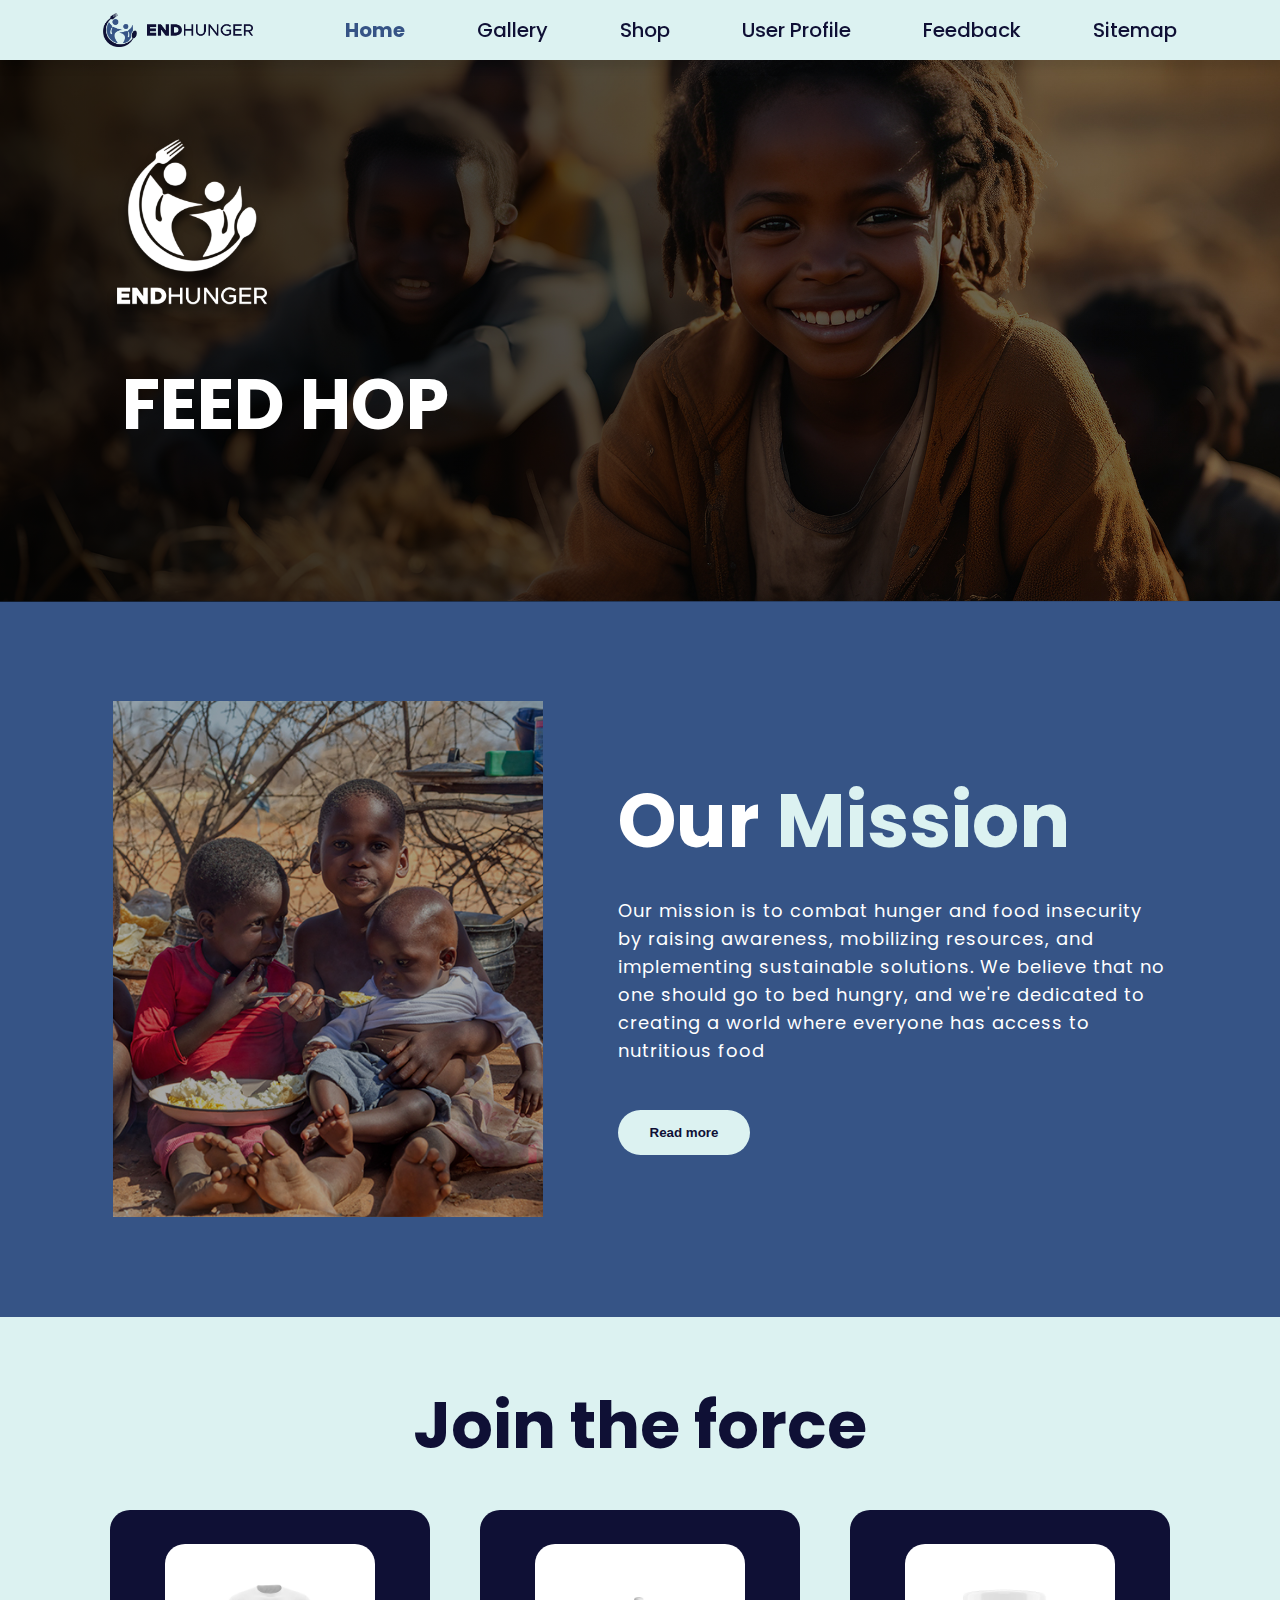
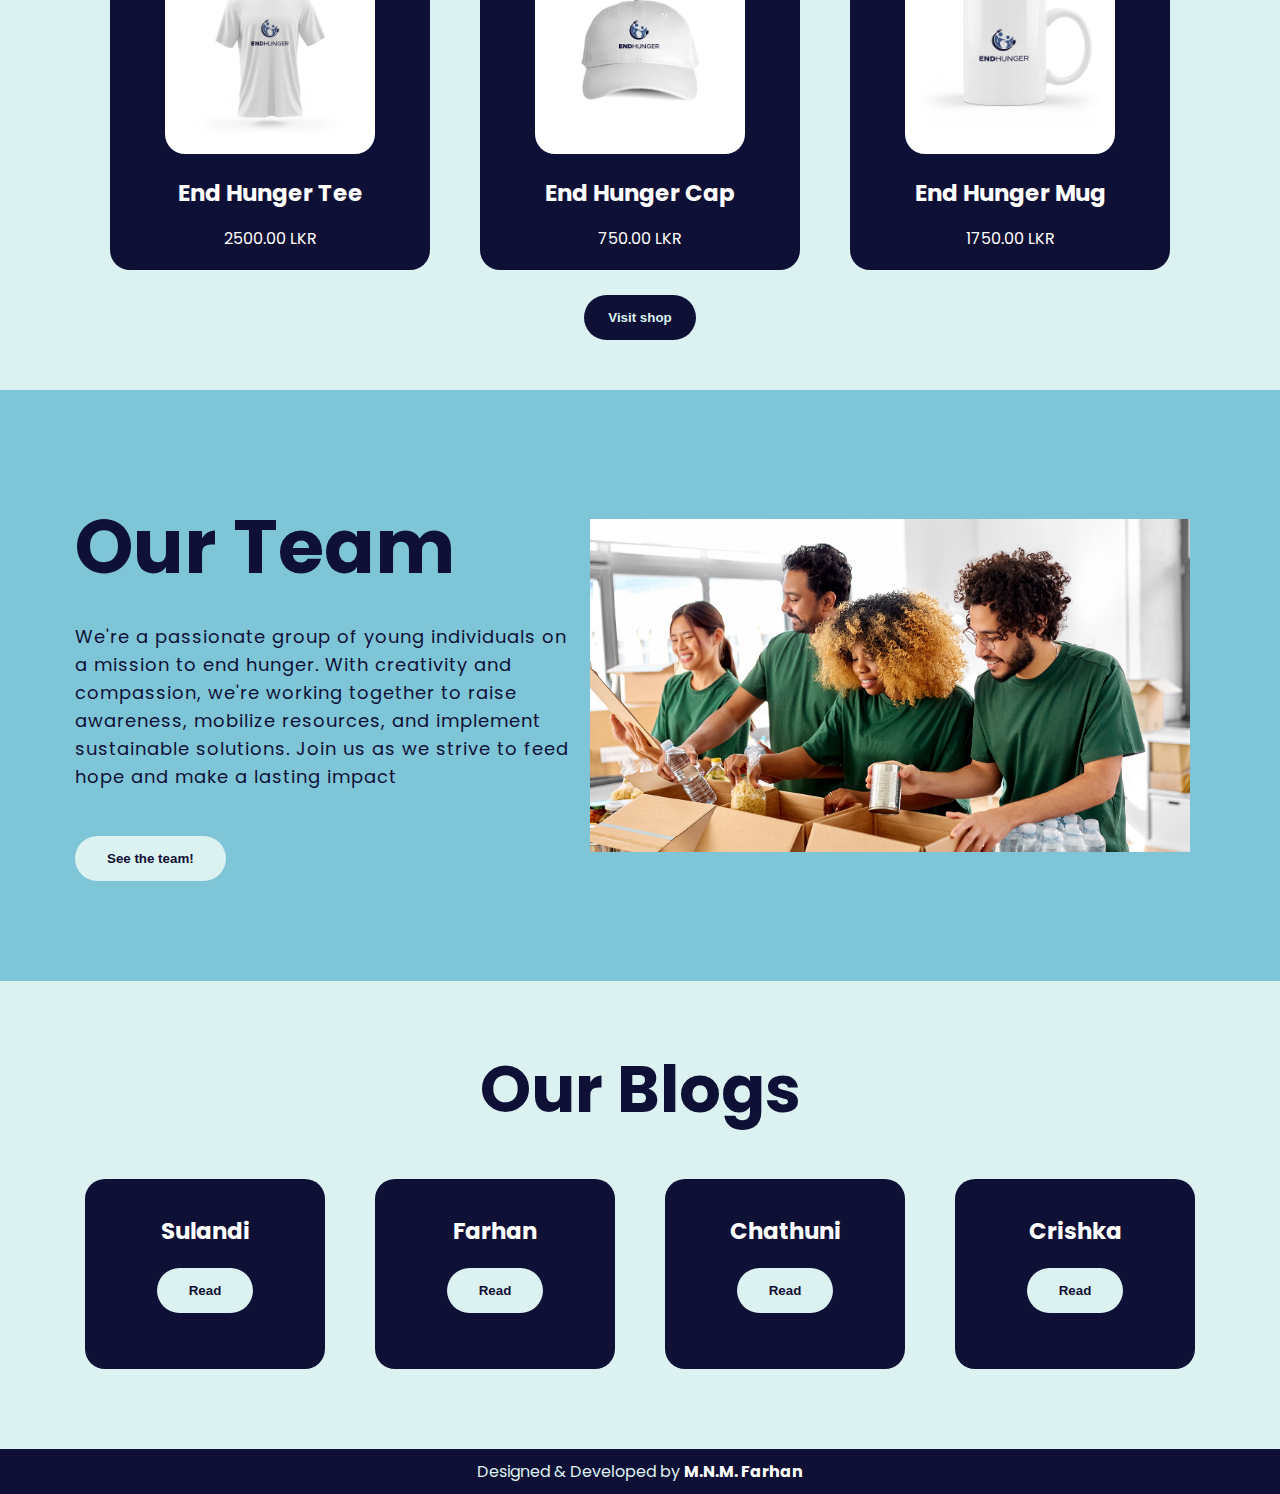
<file: index.html>
<!DOCTYPE html>
<html lang="en">
<head>
    <meta charset="UTF-8">
    <meta name="viewport" content="width=device-width, initial-scale=1.0">
    <link rel="stylesheet" href="css/indexstyle.css">
    <title>Feed Hope, End Hunger</title>
    <link rel="icon" type="image/x-icon" href="images/favicon.png">
</head>
<body>
    <div class="navbar">
        <div class="logo">
            <a href="index.html">
                <img src="images/ENDHunger vertical.png" alt="ENDHungerLogo">
            </a>
        </div>
        <a href="index.html" class="active">Home</a>
        <a href="gallery.html">Gallery</a>
        <a href="shop.html">Shop</a>
        <a href="profile.html">User Profile</a>
        <a href="feedback.html">Feedback</a>
        <a href="sitemap.html">Sitemap</a>
    
    </div>

    <div class="hero-image">
        
        <img src="images/hero1.jpg" alt="Website Hero Image">
            <div class="hero-text">
                <h1 id="typewriter-feed-hope"></h1>
                <h1 id="typewriter-end-hunger"></h1>
            </div>
        
        <div class="hero-logo">
            <img src="images/ENDHungerWhite.png" alt="logo white">
        </div>
    </div>
    
    <section class="mission">
        <div class="main">
            <img src="images/mission.jpg" alt="">
            <div class="missionText">
                <h2>Our <span>Mission</span></h2>
                <p>Our mission is to combat hunger and food insecurity by raising awareness, mobilizing resources, and implementing sustainable solutions. We believe that no one should go to bed hungry, and we're dedicated to creating a world where everyone has access to nutritious food</p>
                <a href="contentFarhan.html"><button type="button">Read more</button></a>
            </div>
        </div>
    </section>

    <!-- products section -->

    <div class="service">
        <div class="title">
            <h2>Join the force</h2>
        </div>

        <div class="box">
            <a href="shop.html">
            <div class="card">
                <img src="images/tshirt.jpg" alt="merch">
                <h5>End Hunger Tee</h5>

                <p style="text-align: center;">
                    2500.00 LKR
                </p>
            </div>
            </a>

            <a href="shop.html">
            <div class="card">
                <img src="images/Cap.jpg" alt="cap">
                <h5>End Hunger Cap</h5>

                <p style="text-align: center;">
                    750.00 LKR
                </p>
            </div>
            </a>

            <a href="shop.html">
            <div class="card">
                <img src="images/Mug.jpg" alt="mug">
                <h5>End Hunger Mug</h5>

                <p style="text-align: center;">
                    1750.00 LKR
                </p>
            </div>
            </a>

            

        </div>  
        <a href="shop.html"><button class="centerButton" type="button">Visit shop</button></a>

    </div>

    <section class="teaminfo">
        <div class="teammain">
            
            <div class="teamText">
                <h2>Our Team</h2>
                <p>We're a passionate group of young individuals on a mission to end hunger.
                    With creativity and compassion, we're working together to raise awareness,
                    mobilize resources, and implement sustainable solutions.
                    Join us as we strive to feed hope and make a lasting impact</p>
                <a href="team.html"><button type="button"> See the team! </button></a>
            </div>
            <img src="images/team.jpg" alt="" width="600px">
        </div>
    </section>

    <div class="service">
        <div class="title">
            <h2>Our Blogs</h2>
        </div>

        <div class="blogs">
            <a href="contentSulandi.html">
                <div class="card">
                    <h5>Sulandi</h5>
                    <button type="button"> Read</button>
                </div>
            </a>

            <a href="contentFarhan.html">
                <div class="card">
                    <h5>Farhan</h5>
                    <button type="button"> Read</button>
                </div>
            </a>

            <a href="editorChathuni.html">
                <div class="card">
                    <h5>Chathuni</h5>
                    <button type="button"> Read</button>
                </div>
            </a>

            <a href="editorCrishka">
                <div class="card">
                    <h5>Crishka</h5>
                    <button type="button"> Read</button>
                </div>
            </a>

        </div>
    </div>
    
    <footer>Designed & Developed by <a href="editorFarhan.html">M.N.M. Farhan </a></footer>

    <script src="js/index.js"></script>
</body>
</html>
</file>
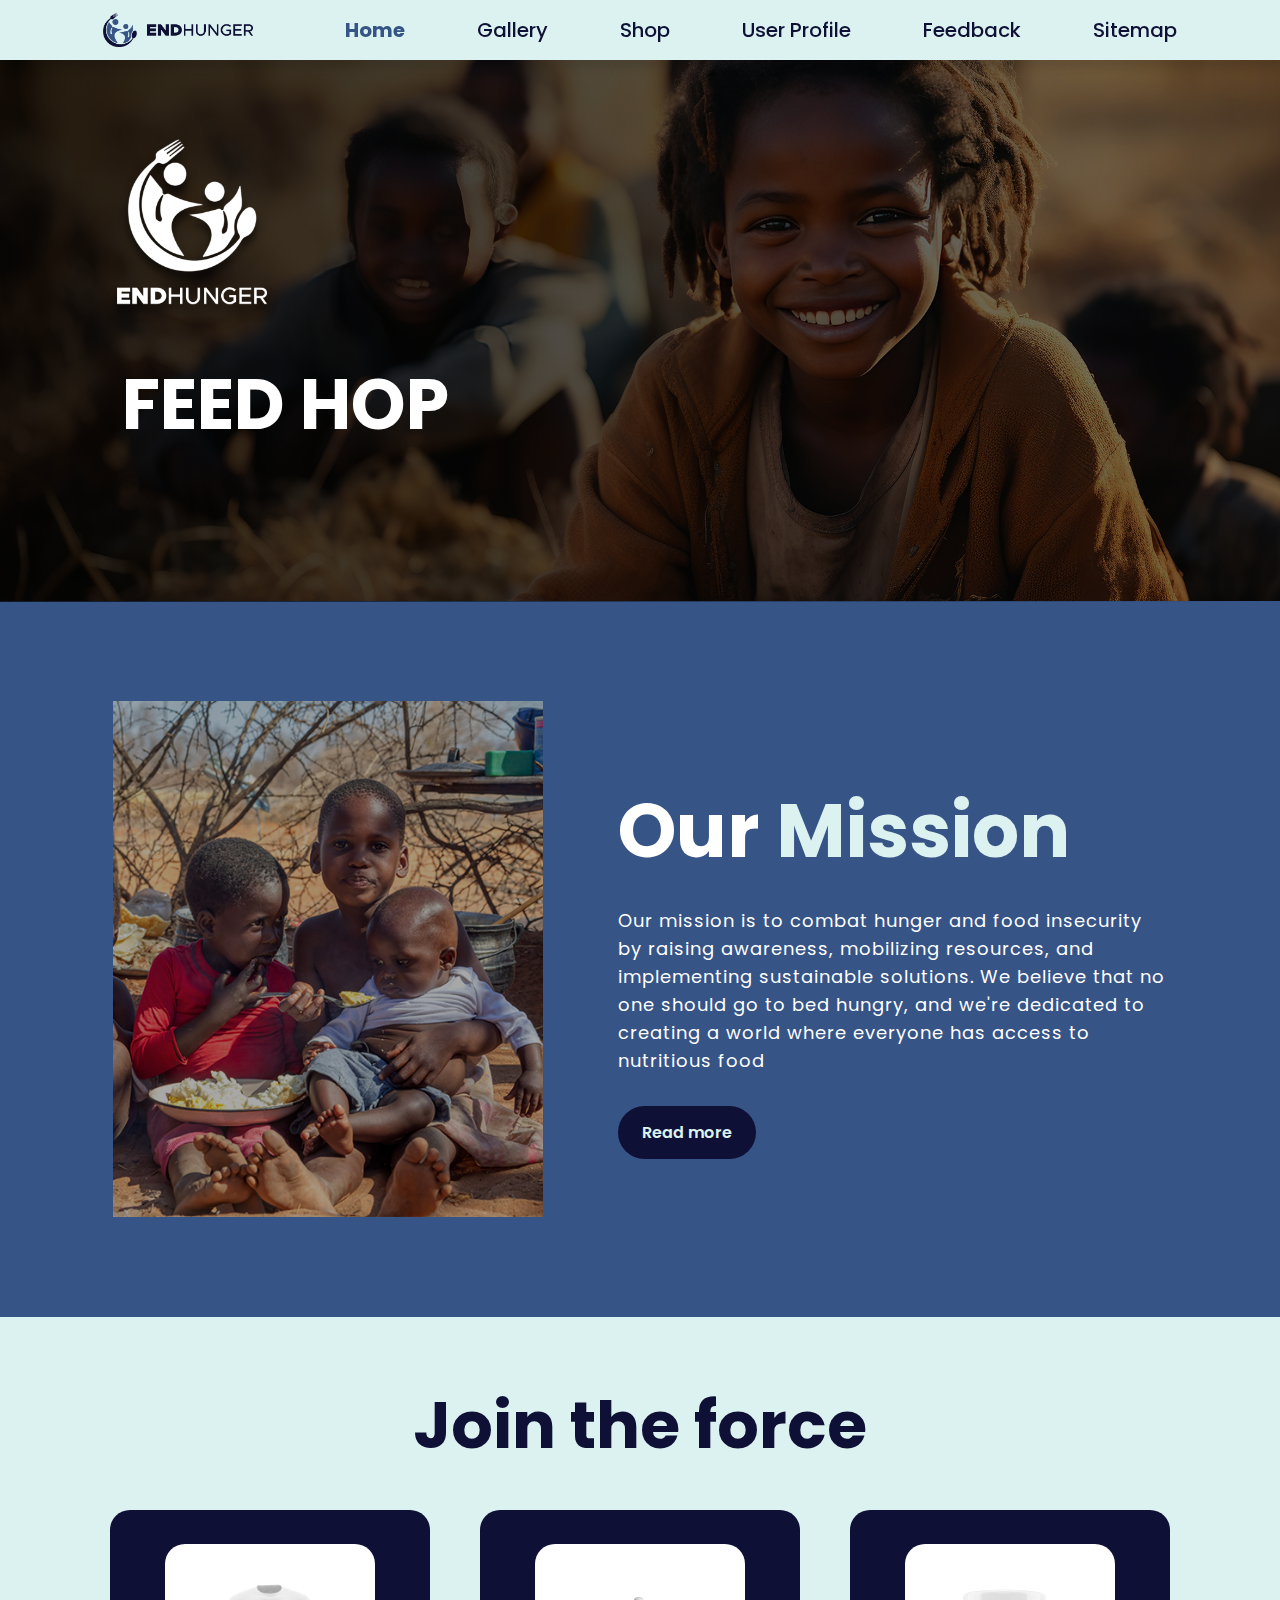
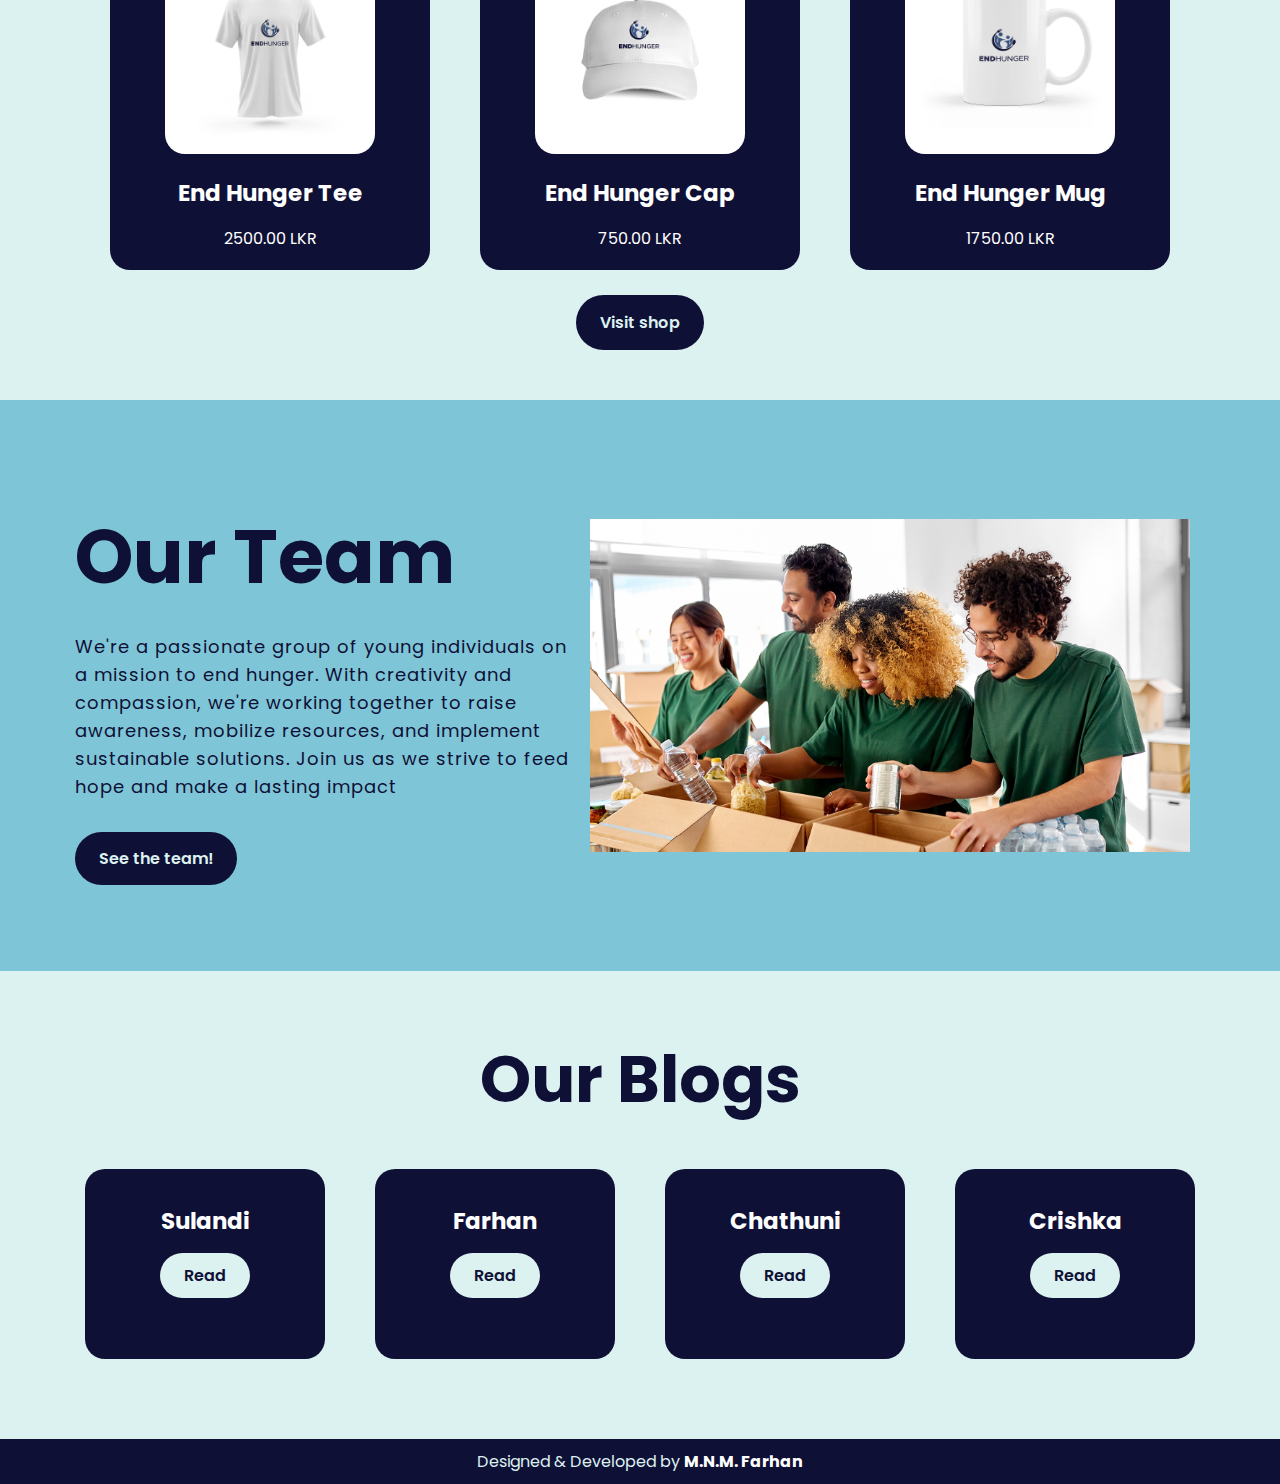
<file: Shop/index.html>
<!DOCTYPE html>
<html lang="en">
<head>
    <meta charset="UTF-8">
    <meta name="viewport" content="width=device-width, initial-scale=1.0">
    <link rel="stylesheet" href="css/indexstyle.css">
    <title>Feed Hope, End Hunger</title>
    <link rel="icon" type="image/x-icon" href="images/favicon.png">
</head>
<body>
    <div class="navbar">
        <div class="logo">
            <a href="index.html">
                <img src="images/ENDHungerVertical.png" alt="ENDHungerLogo">
            </a>
        </div>
        <a href="index.html" class="active">Home</a>
        <a href="gallery.html">Gallery</a>
        <a href="shop.html">Shop</a>
        <a href="profile.html">User Profile</a>
        <a href="feedback.html">Feedback</a>
        <a href="sitemap.html">Sitemap</a>
    
    </div>

    <div class="hero-image">
        
        <img src="images/hero1.jpg" alt="Website Hero Image">
            <div class="hero-text">
                <h1 id="typewriter-feed-hope"></h1>
                <h1 id="typewriter-end-hunger"></h1>
            </div>
        
        <div class="hero-logo">
            <img src="images/ENDHungerWhite.png" alt="logo white">
        </div>
    </div>
    
    <section class="mission">
        <div class="main">
            <img src="images/mission.jpg" alt="">
            <div class="missionText">
                <h2>Our <span>Mission</span></h2>
                <p>Our mission is to combat hunger and food insecurity by raising awareness, mobilizing resources, and implementing sustainable solutions. We believe that no one should go to bed hungry, and we're dedicated to creating a world where everyone has access to nutritious food</p>
                <a href="contentFarhan.html" class="button">Read more</a>
            </div>
            
        </div>
    </section>


    <div class="service">
        <div class="title">
            <h2>Join the force</h2>
        </div>

        <div class="box">
            <a href="shop.html">
            <div class="card">
                <img src="images/tshirt.jpg" alt="merch">
                <h5>End Hunger Tee</h5>

                <p style="text-align: center;">
                    2500.00 LKR
                </p>
            </div>
            </a>

            <a href="shop.html">
            <div class="card">
                <img src="images/Cap.jpg" alt="cap">
                <h5>End Hunger Cap</h5>

                <p style="text-align: center;">
                    750.00 LKR
                </p>
            </div>
            </a>

            <a href="shop.html">
            <div class="card">
                <img src="images/Mug.jpg" alt="mug">
                <h5>End Hunger Mug</h5>

                <p style="text-align: center;">
                    1750.00 LKR
                </p>
            </div>
            </a>

            

        </div>  
        <div class="center-container">
            <a href="shop.html" class="button">Visit shop</a>
        </div>
        

    </div>

    <section class="teaminfo">
        <div class="teammain">
            
            <div class="teamText">
                <h2>Our Team</h2>
                <p>We're a passionate group of young individuals on a mission to end hunger.
                    With creativity and compassion, we're working together to raise awareness,
                    mobilize resources, and implement sustainable solutions.
                    Join us as we strive to feed hope and make a lasting impact</p>
                <a href="team.html" class="button">See the team!</a>
            </div>
            <img src="images/team.jpg" alt="" width="600">
            
        </div>
    </section>

    <div class="service">
        <div class="title">
            <h2>Our Blogs</h2>
        </div>

        <div class="blogs">
            <div class="card">
                <h5>Sulandi</h5>
                <br>
                <a href="contentSulandi.html" class="button">Read</a>
            </div>
            


                <div class="card">
                    <h5>Farhan</h5>
                    <br>
                    <a href="contentFarhan.html" class="button">Read</a>
                </div>

                <div class="card">
                    <h5>Chathuni</h5>
                    <br>
                    <a href="contentChathuni.html" class="button">Read</a>
                </div>

                <div class="card">
                    <h5>Crishka</h5>
                    <br>
                    <a href="contentCrishka.html" class="button">Read</a>
                </div>

        </div>
    </div>
    
    <footer>Designed & Developed by <a href="editorFarhan.html">M.N.M. Farhan </a></footer>

    <script src="js/index.js"></script>
</body>
</html>
</file>
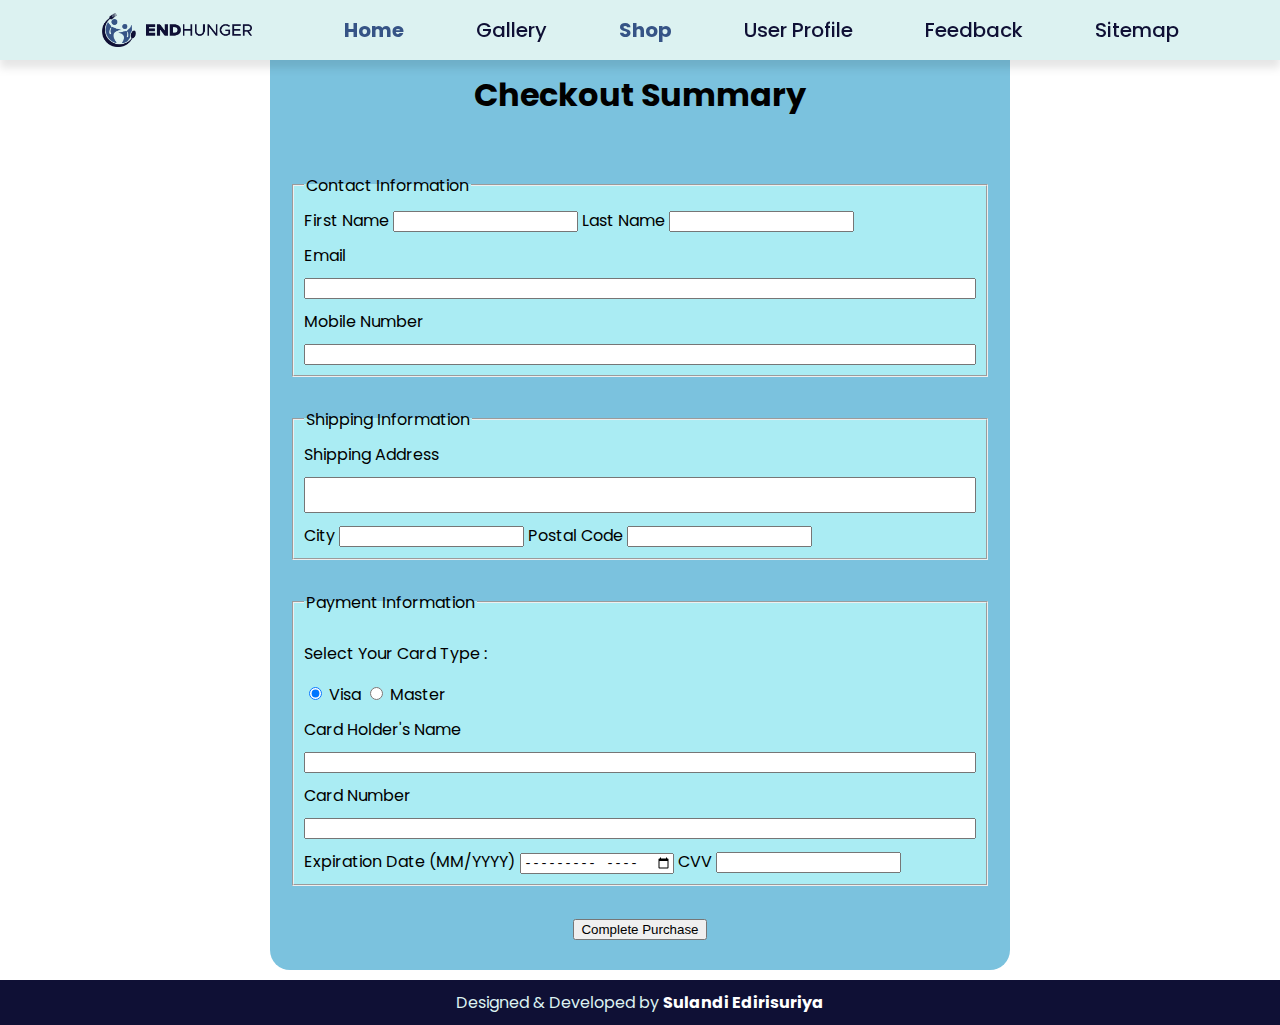
<file: checkout.html>
<!DOCTYPE html>
<html lang="en">
<head>
  <meta charset="UTF-8">
  <meta name="viewport" content="width=device-width, initial-scale=1.0">
  <title>Checkout</title>
  <link rel="stylesheet" href="css/checkout.css">
</head>
<body>

  <div class="navbar">
    <div class="logo">
        <a href="#">
            <img src="images/ENDHunger vertical.png" alt="ENDHungerLogo">
        </a>
    </div>
    <a href="index.html" class="active">Home</a>
    <a href="gallery.html">Gallery</a>
    <a href="shop.html" class="active">Shop</a>
    <a href="profile.html">User Profile</a>
    <a href="feedback.html">Feedback</a>
    <a href="sitemap.html">Sitemap</a>

</div>

  <div class="checkout">

    <h1>Checkout Summary</Summary></h1>
    <p id="totalDisplay"></p>


    <form id="form">

      <fieldset class="fieldset">

        <legend>Contact Information</legend>

        <div class="textContainer">

        <label for="fname">First Name </label>
        <input type="text" id="fname" name="name" required>

        <label for="lname">Last Name </label>
        <input type="text" id="lname" name="name" required>

        </div>
        
        <label for="email">Email </label>
        <input type="email" id="email" name="email" required>

        <label for ="number">Mobile Number</label>
        <input type="text" name="number" id="number" required>
        
      </fieldset>

      <fieldset class="fieldset" >
               
        <legend>Shipping Information</legend>

        
        <label for="address">Shipping Address</label>
        <textarea id="address" name="address" required></textarea>

        <div class="textContainer">

          <label for="city">City </label>
          <input type="text" id="city" name="city" required>
  
          <label for="pCode">Postal Code </label>
          <input type="text" id="pCode" name="pCode" required>
  
          </div>

      </fieldset>

      <fieldset class="fieldset">
        <legend>Payment Information</legend>

        <div>
        <p>Select Your Card Type :</p>
        <input type="radio" id="visa" name="card" value="visa" checked>
        <label for="visa">Visa</label>
        <input type="radio" id="master" name="card" value="master">
        <label for="master">Master</label>
        </div>

        <label for ="number">Card Holder's Name</label>
        <input type="text" name="cName" id="cName" required>

        <label for ="cNo">Card Number</label>
        <input type="text" name="cNo" id="cNo" required>

        <div class="container">
        <label for="exDate">Expiration Date (MM/YYYY)</label>
        <input type="month" id="ExDate" name="exDate" required>          
        <label for ="cvv">CVV</label>
        <input type="text" name="cvv" id="cvv" required>
        </div>

      </fieldset>
      
      <div class="Button">
      <button type="submit" >Complete Purchase</button>
      </div>
      
    </form>
    <div id="message"></div>
  </div>
  <script src="js/checkout.js"></script>

  <footer>Designed & Developed by <a href="editorSulandi.html">Sulandi Edirisuriya</a></footer>

</body>
</html>
</file>
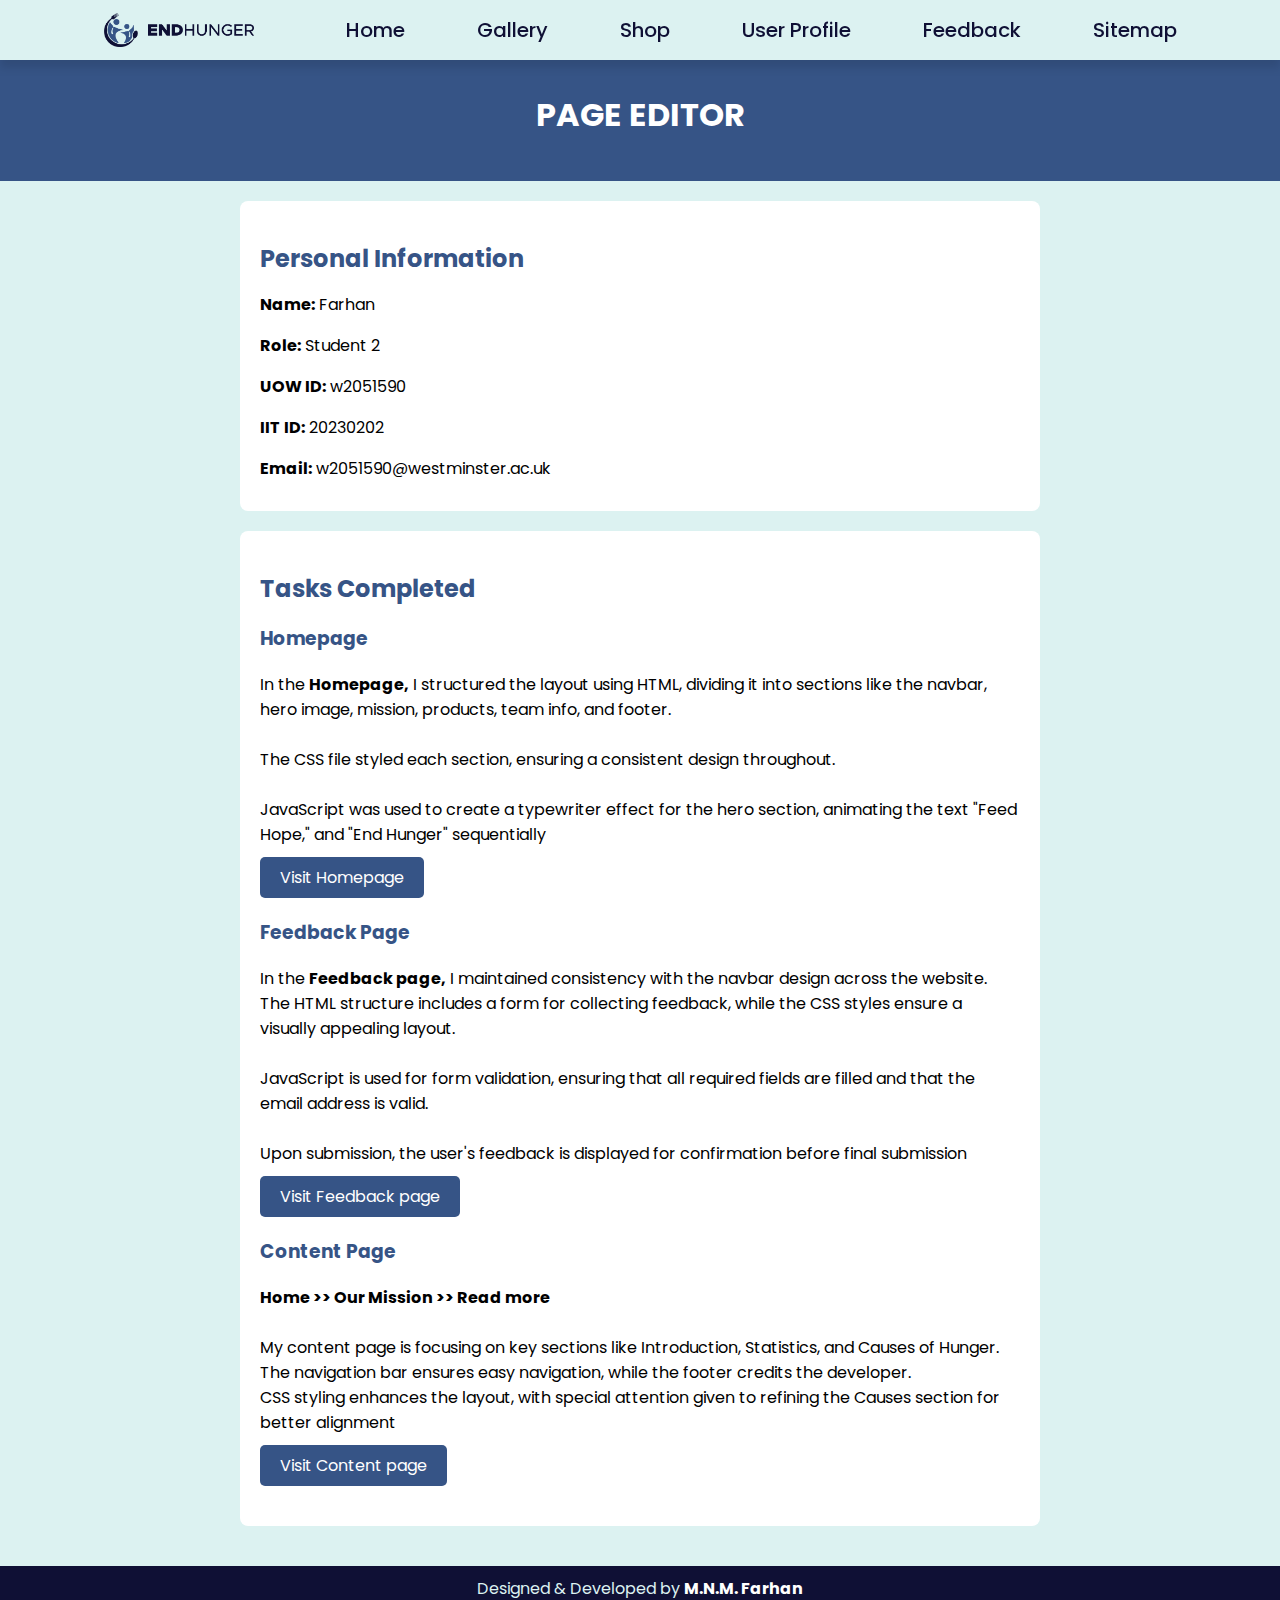
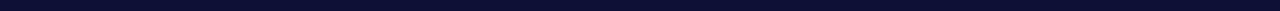
<file: editorFarhan.html>
<!DOCTYPE html>
<html lang="en">
<head>
    <meta charset="UTF-8">
    <meta name="viewport" content="width=device-width, initial-scale=1.0">
    <link rel="stylesheet" href="css/editorFarhan.css">
    <title>Editor's Page</title>
</head>
<body>
    <div class="navbar">
        <div class="logo">
            <a href="index.html">
                <img src="images/ENDHunger vertical.png" alt="ENDHungerLogo">
            </a>
        </div>
        <a href="index.html">Home</a>
        <a href="gallery.html">Gallery</a>
        <a href="shop.html">Shop</a>
        <a href="profile.html">User Profile</a>
        <a href="feedback.html">Feedback</a>
        <a href="sitemap.html">Sitemap</a>
    
    </div>

    <header>
        <h1>PAGE EDITOR</h1>
    </header>

    <main>
        <section class="personal-info">
            <h2>Personal Information</h2>
            <p><strong>Name:</strong> Farhan</p>
            <p><strong>Role:</strong> Student 2</p>
            <p><strong>UOW ID:</strong> w2051590</p>
            <p><strong>IIT ID:</strong> 20230202</p>
            <p><strong>Email:</strong> w2051590@westminster.ac.uk</p>
        </section>

        <section class="tasks-completed">
            <h2>Tasks Completed</h2>
            <div class="task">
                <h3>Homepage</h3>
                <p>In the <strong>Homepage,</strong> I structured the layout using HTML, dividing it into sections like the navbar, hero image, mission, products, team info, and footer.
                    <br> <br>The CSS file styled each section, ensuring a consistent design throughout.
                    <br><br>JavaScript was used to create a typewriter effect for the hero section, animating the text "Feed Hope," and "End Hunger" sequentially</p>
                <a href="index.html" class="visit-button" target="_blank">Visit Homepage</a>
            </div>
            <div class="task">
                <h3>Feedback Page</h3>
                <p>In the <strong>Feedback page,</strong> I maintained consistency with the navbar design across the website.
                    <br>The HTML structure includes a form for collecting feedback, while the CSS styles ensure a visually appealing layout.
                    <br><br>JavaScript is used for form validation, ensuring that all required fields are filled and that the email address is valid.
                    <br><br>Upon submission, the user's feedback is displayed for confirmation before final submission</p>
                <a href="feedback.html" class="visit-button" target="_blank">Visit Feedback page</a>
            </div>

            <div class="task">
                <h3>Content Page</h3>
                <p><strong>Home >> Our Mission >> Read more</strong>
                    <br>
                    <br>
                    My content page is focusing on key sections like Introduction, Statistics, and Causes of Hunger.
                    <br>The navigation bar ensures easy navigation, while the footer credits the developer.
                    <br>CSS styling enhances the layout, with special attention given to refining the Causes section for better alignment
                </p>
                <a href="contentFarhan.html" class="visit-button" target="_blank">Visit Content page</a>
            </div>



        </section>
    </main>

    <footer>
        Designed & Developed by <a href="editorFarhan.html">M.N.M. Farhan </a>
    </footer>
</body>
</html>
</file>
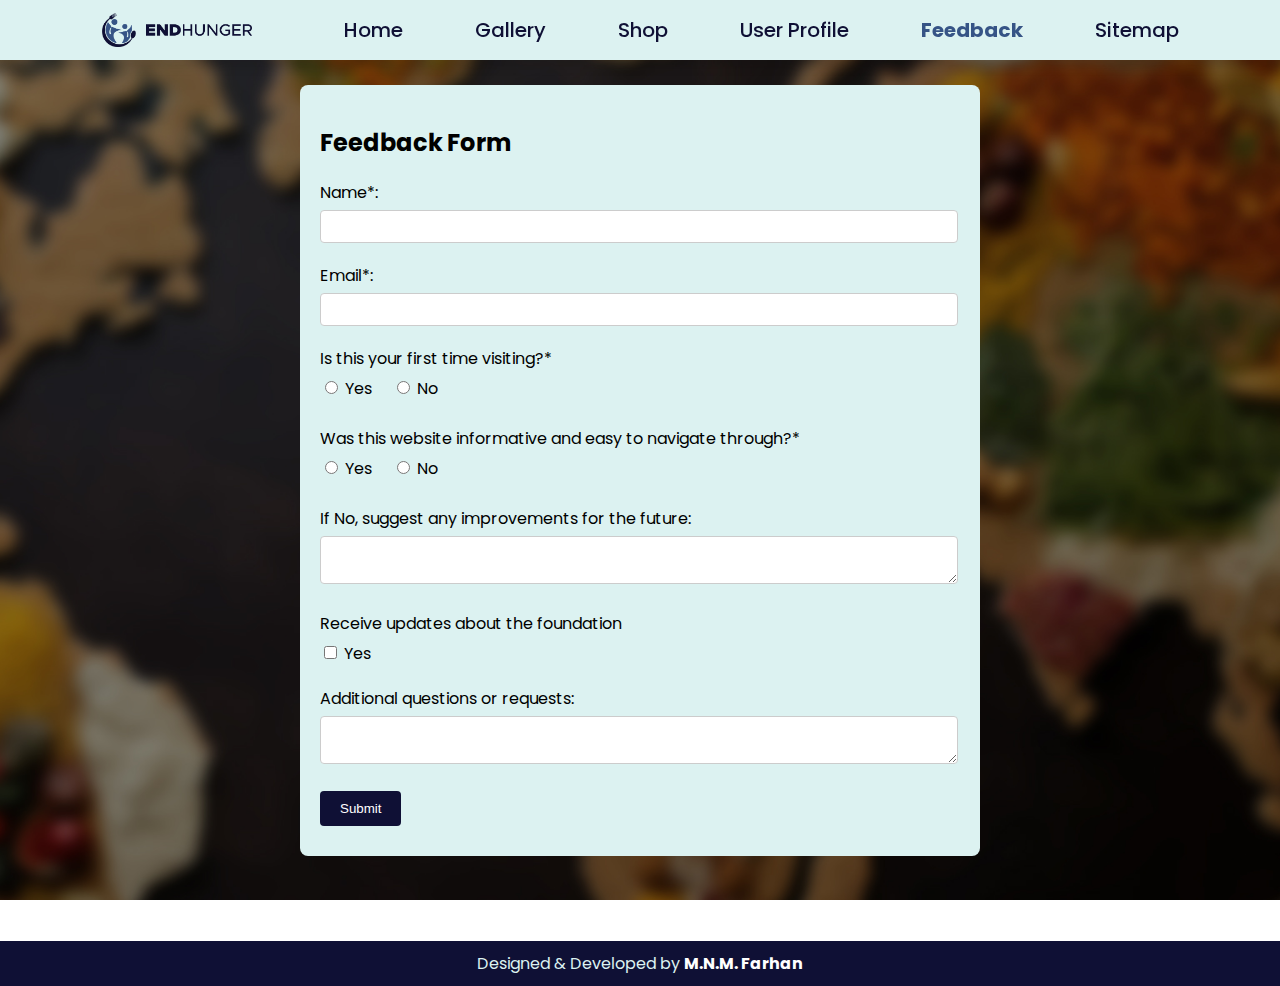
<file: feedback.html>
<!DOCTYPE html>
<html lang="en">
<head>
    <meta charset="UTF-8">
    <meta name="viewport" content="width=device-width, initial-scale=1.0">
    <link rel="stylesheet" href="css/feedbackstyle.css">
    <title>Feed Hope, End Hunger</title>
    <link rel="icon" type="image/x-icon" href="images/favicon.png">
</head>
<body>
    <div class="navbar">
        <div class="logo">
            <a href="index.html">
                <img src="images/ENDHunger vertical.png" alt="ENDHungerLogo">
            </a>
        </div>
        <a href="index.html">Home</a>
        <a href="gallery.html">Gallery</a>
        <a href="shop.html">Shop</a>
        <a href="profile.html">User Profile</a>
        <a href="feedback.html" class="active">Feedback</a>
        <a href="sitemap.html">Sitemap</a>
    </div>


    <div class="container">
        <h2>Feedback Form</h2>
        <form id="feedbackForm">
            <div class="form-group">
                <label for="name">Name*:</label>
                <input type="text" id="name" name="name" required>
            </div>
            <div class="form-group">
                <label for="email">Email*:</label>
                <input type="email" id="email" name="email" required>
            </div>
            <div class="form-group">
                <label>Is this your first time visiting?*</label>
                <div class="radio-group">
                    <label><input type="radio" name="firstTime" value="yes"> Yes</label>
                    <label><input type="radio" name="firstTime" value="no"> No</label>
                </div>
            </div>
            <div class="form-group">
                <label>Was this website informative and easy to navigate through?*</label>
                <div class="radio-group">
                    <label><input type="radio" name="informative" value="yes"> Yes</label>
                    <label><input type="radio" name="informative" value="no"> No</label>
                </div>
            </div>
            <div class="form-group">
                <label for="improvements">If No, suggest any improvements for the future:</label>
                <textarea id="improvements" name="improvements"></textarea>
            </div>
            <div class="form-group">
                <label>Receive updates about the foundation</label>
                <label><input type="checkbox" id="updates" name="updates"> Yes</label>
            </div>
            <div class="form-group">
                <label for="additionalQuestions">Additional questions or requests:</label>
                <textarea id="additionalQuestions" name="additionalQuestions"></textarea>
            </div>
            <button type="button" onclick="submitForm()">Submit</button>
            <button type="button" id="editButton" onclick="editForm()" style="display: none;">Edit</button>
        </form>
        
        <div id="preview" style="display: none;">
            <h3>Confirmation</h3>
            <p><strong>Name:</strong> <span id="previewName"></span></p>
            <p><strong>Email:</strong> <span id="previewEmail"></span></p>
            <p><strong>First Time Visiting:</strong> <span id="previewFirstTime"></span></p>
            <p><strong>Informative and Easy to Navigate:</strong> <span id="previewInformative"></span></p>
            <p><strong>Improvements:</strong> <span id="previewImprovements"></span></p>
            <p><strong>Receive Updates:</strong> <span id="previewUpdates"></span></p>
            <p><strong>Additional Questions or Requests:</strong> <span id="previewAdditionalQuestions"></span></p>
            <button onclick="editForm()">Edit</button>
            <button onclick="confirmSubmit()">Confirm & Submit</button>
        </div>
        <div id="error-message"></div>
        <div id="confirmation-message"></div>
    </div>

    <footer>Designed & Developed by <a href="editorFarhan.html">M.N.M. Farhan </a>
    </footer>
    
    <!-- <script>
        function submitForm() {
            var name = document.getElementById("name").value;
            var email = document.getElementById("email").value;
            var firstTime = document.querySelector('input[name="firstTime"]:checked');
            var informative = document.querySelector('input[name="informative"]:checked');
            var improvements = document.getElementById("improvements").value;
            var updates = document.getElementById("updates").checked ? "Yes" : "No";
            var additionalQuestions = document.getElementById("additionalQuestions").value;
    
            var errorMessage = document.getElementById("error-message");
            errorMessage.innerHTML = "";
    
            // Validation checks
            if (!name || !email || !firstTime || !informative  || !updates) {
                errorMessage.innerHTML = "Please fill in all required fields.";
                return;
            }
            if (!validateEmail(email)) {
                errorMessage.innerHTML = "Please enter a valid email address.";
                return;
            }
    
            // Display preview
            document.getElementById("previewName").textContent = name;
            document.getElementById("previewEmail").textContent = email;
            document.getElementById("previewFirstTime").textContent = firstTime ? firstTime.value : "";
            document.getElementById("previewInformative").textContent = informative ? informative.value : "";
            document.getElementById("previewImprovements").textContent = improvements || "N/A";
            document.getElementById("previewUpdates").textContent = updates;
            document.getElementById("previewAdditionalQuestions").textContent = additionalQuestions || "N/A";
    
            // Hide form and display preview
            document.getElementById("feedbackForm").style.display = "none";
            document.getElementById("preview").style.display = "block";
        }
    
        function confirmSubmit() {
            // Perform actual submission here (send email, etc.)
            var confirmationMessage = document.getElementById("confirmation-message");
            confirmationMessage.innerHTML = "Thank you for your feedback!";
            
            // Clear form fields
            document.getElementById("feedbackForm").reset();
            
            // Hide preview and show form
            document.getElementById("preview").style.display = "none";
            document.getElementById("feedbackForm").style.display = "block";
        }
    
        function editForm() {
            // Show form and hide preview
            document.getElementById("feedbackForm").style.display = "block";
            document.getElementById("preview").style.display = "none";
        }
    
        function validateEmail(email) {
            var re = /\S+@\S+\.\S+/;
            return re.test(email);
        }
    </script> -->
    
    <script src="js/feedbaack.js"></script>
</body>
</html>
</file>
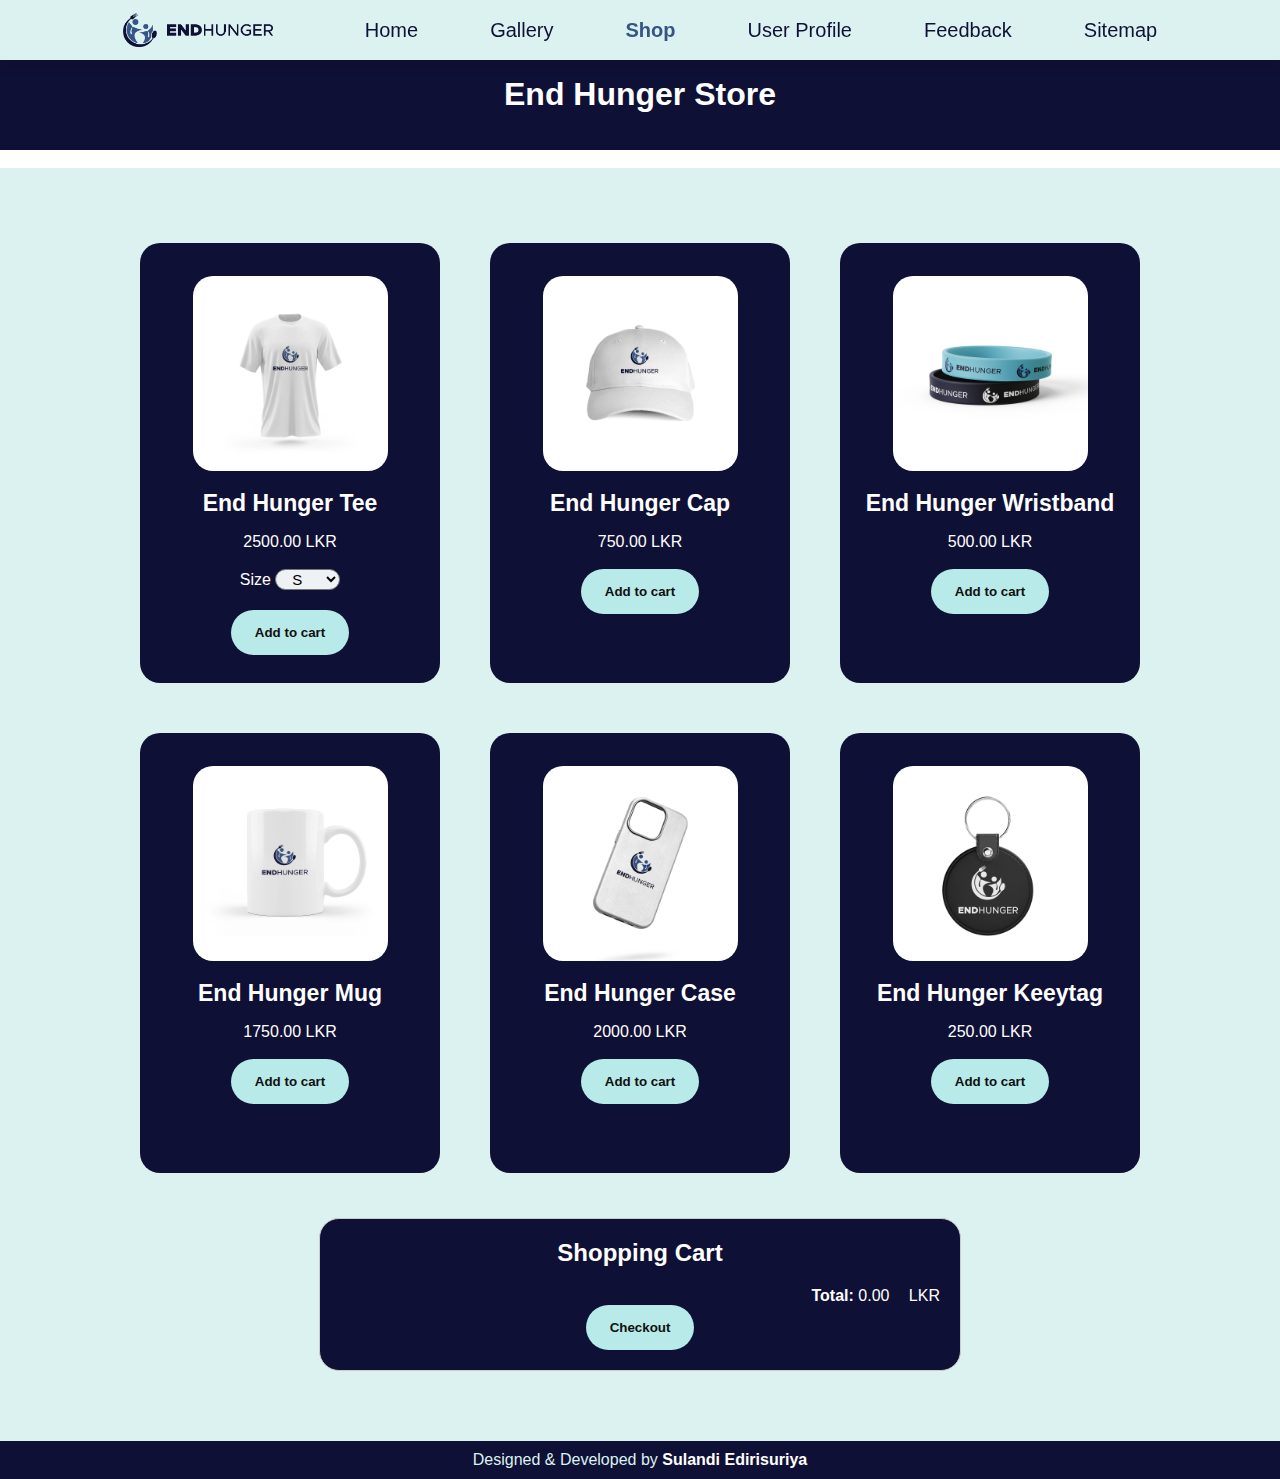
<file: shop.html>
<!DOCTYPE html>
<html lang="en">
<head>
    <meta charset="UTF-8">
    <meta name="viewport" content="width=device-width, initial-scale=1.0">
    <title>shop page</title>
    <link rel="stylesheet" href="css/shop.css">
    <script src="js/shop.js" async></script>
</head>
<body>
    <div class="navbar">
        <div class="logo">
            <a href="index.html">
                <img src="images/ENDHunger vertical.png" alt="ENDHungerLogo">
            </a>
        </div>
        <a href="index.html">Home</a>
        <a href="gallery.html">Gallery</a>
        <a href="shop.html" class="active">Shop</a>
        <a href="profile.html">User Profile</a>
        <a href="feedback.html" >Feedback</a>
        <a href="sitemap.html">Sitemap</a>
    </div>


    <header>
            <h1 class="header"> End Hunger Store</h1>
    </header> <br>


    <div class="service">
        <div class="box">

            <div class="card">
                <img src="images/tshirt.jpg" alt="merch">
                <h5>End Hunger Tee</h5>

                <p style="text-align: center;">
                    2500.00 LKR <br><br>

                    <label for = "size"> Size </label>
                    <select class="selectBox">
                        <option value="small"> S</option>
                        <option value=" medium">M</option>
                        <option value="large">L</option>
                        <option value="Elarge">XL</option>
                    </select>
                    <button class="cardButton" onclick="addToCart('End Hunger Tee', 2500.00,'images/tshirt.jpg')">Add to cart</button>
                </p>
            </div>


            <div class="card">
                <img src="images/Cap.jpg" alt="cap">
                <h5>End Hunger Cap</h5>

                <p style="text-align: center;">
                    750.00 LKR <br> <br>

                    <button class="cardButton" onclick="addToCart('End Hunger Cap', 750.00,'images/Cap.jpg')">Add to cart</button>
                </p>
            </div>


            <div class="card">
                <img src="images/wristband.jpg" alt="mug">
                <h5>End Hunger Wristband</h5>

                <p style="text-align: center;">
                    500.00 LKR <br> <br>
                    <button class="cardButton" onclick="addToCart('End Hunger Wristband', 500.00,'images/wristband.jpg')">Add to cart</button>
                </p>   
            </div>


            <div class="card">
                <img src="images/Mug.jpg" alt="mug">
                <h5>End Hunger Mug</h5>

                <p style="text-align: center;">
                    1750.00 LKR <br> <br>                   
                    <button class="cardButton" onclick="addToCart('End Hunger Mug', 1750.00,'images/Mug.jpg')">Add to cart</button>
                </p>
            </div>


            <div class="card">
                <img src="images/case.jpg" alt="mug">
                <h5>End Hunger Case</h5>

                <p style="text-align: center;">
                    2000.00 LKR <br> <br>
                    <button class="cardButton" onclick="addToCart('End Hunger Case', 2000.00,'images/case.jpg')">Add to cart</button>
                </p>
            </div>


            <div class="card">
                <img src="images/keytag.jpg" alt="mug">
                <h5>End Hunger Keeytag</h5>

                <p style="text-align: center;">
                    250.00 LKR <br> <br>
                    <button class="cardButton" onclick="addToCart('End Hunger Keytag', 250.00,'images/keytag.jpg')">Add to cart</button>
                </p>
            </div>
            
        </div> 

        <div class="cart">
            <h2>Shopping Cart</h2>

            <ul id="cart">  </ul>

            <div class="cart-total">
                <strong>Total:</strong> <span id="total">0.00</span> LKR
            </div>

            <button class="checkout-btn" onclick="proceedToCheckout()">Checkout</button>
          </div>
           
    </div>
    <footer>Designed & Developed by <a href="editorSulandi.html">Sulandi Edirisuriya</a></footer>    
</body>
</html>
</file>
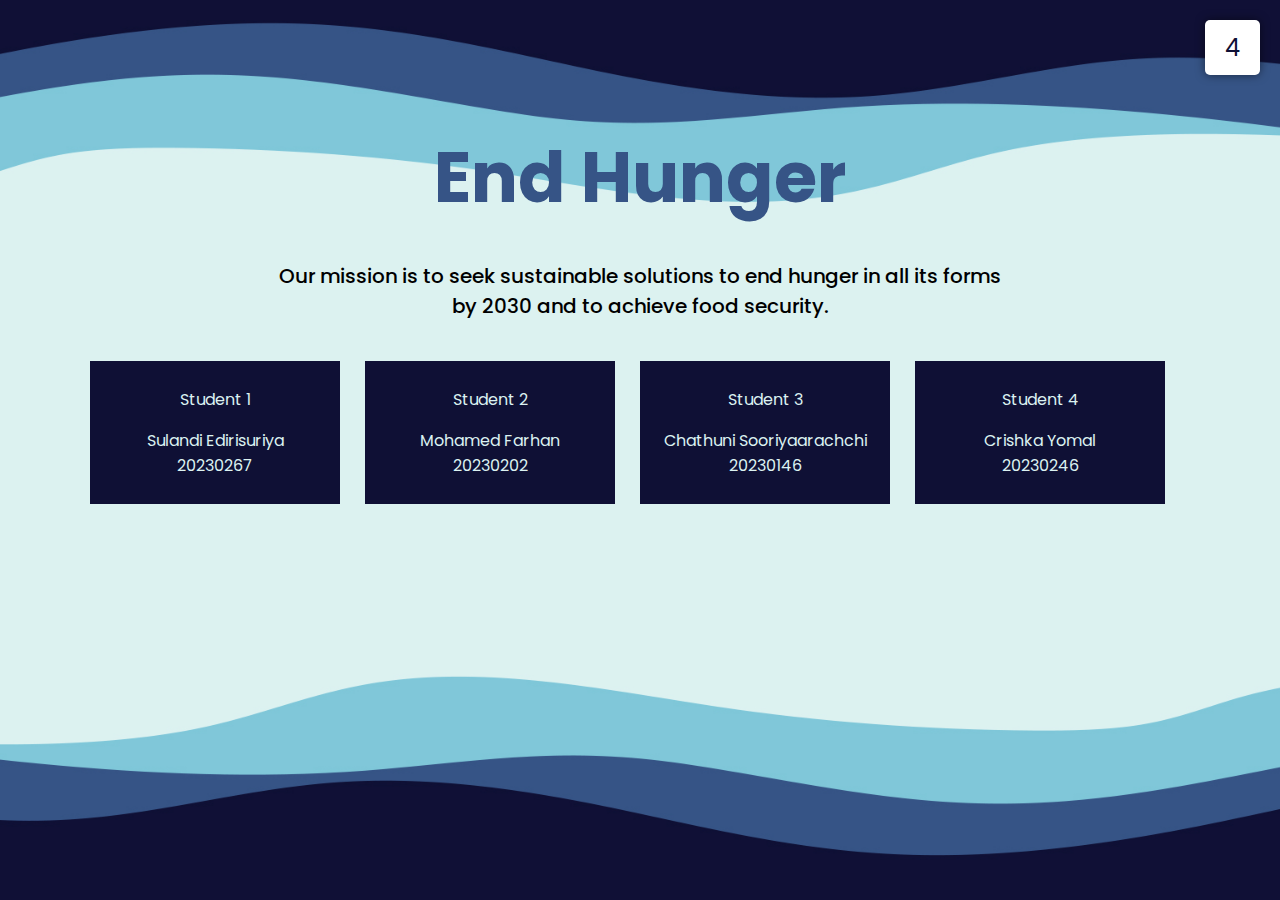
<file: splashScreen.html>
<!DOCTYPE html>
<html lang="en">
<head>
    <meta charset="UTF-8">
    <meta name="viewport" content="width=device-width, initial-scale=1.0">
    <link rel="stylesheet" href="css/splashScreen.css">
    <title>splash screen</title>
</head>
<body>
    <div class="splash">
        <!-- <img src="images/spbg.jpg" alt=""> -->
        <h1>End Hunger</h1>

        <div class="mission">
            <p>Our mission is to seek sustainable solutions to end hunger in all its forms
                <br>by 2030 and to achieve food security.</p>
        </div>


        <div class="teamInfo">
        <div class="team">
            <div class="stdInfo">
                <p class="role">Student 1</p>
                <p class="other">Sulandi Edirisuriya <br>
                                 20230267</p>
            </div>
        </div>

        <div class="team">
            <div class="stdInfo">
                <p class="role">Student 2</p>
                <p class="other">Mohamed Farhan <br>
                                 20230202</p>
            </div>
        </div>

        <div class="team">
            <div class="stdInfo">
                <p class="role">Student 3</p>
                <p class="other">Chathuni Sooriyaarachchi <br>
                                 20230146</p>
            </div>
        </div>

        <div class="team">
            <div class="stdInfo">
                <p class="role">Student 4</p>
                <p class="other">Crishka Yomal <br>
                                 20230246</p>
            </div>
        </div>
        
        </div>
    </div>
    
    <div class="countdown" id="countdown">4</div>
    
<script src="js/splashScreen.js"></script>
</body>
</html>
</file>
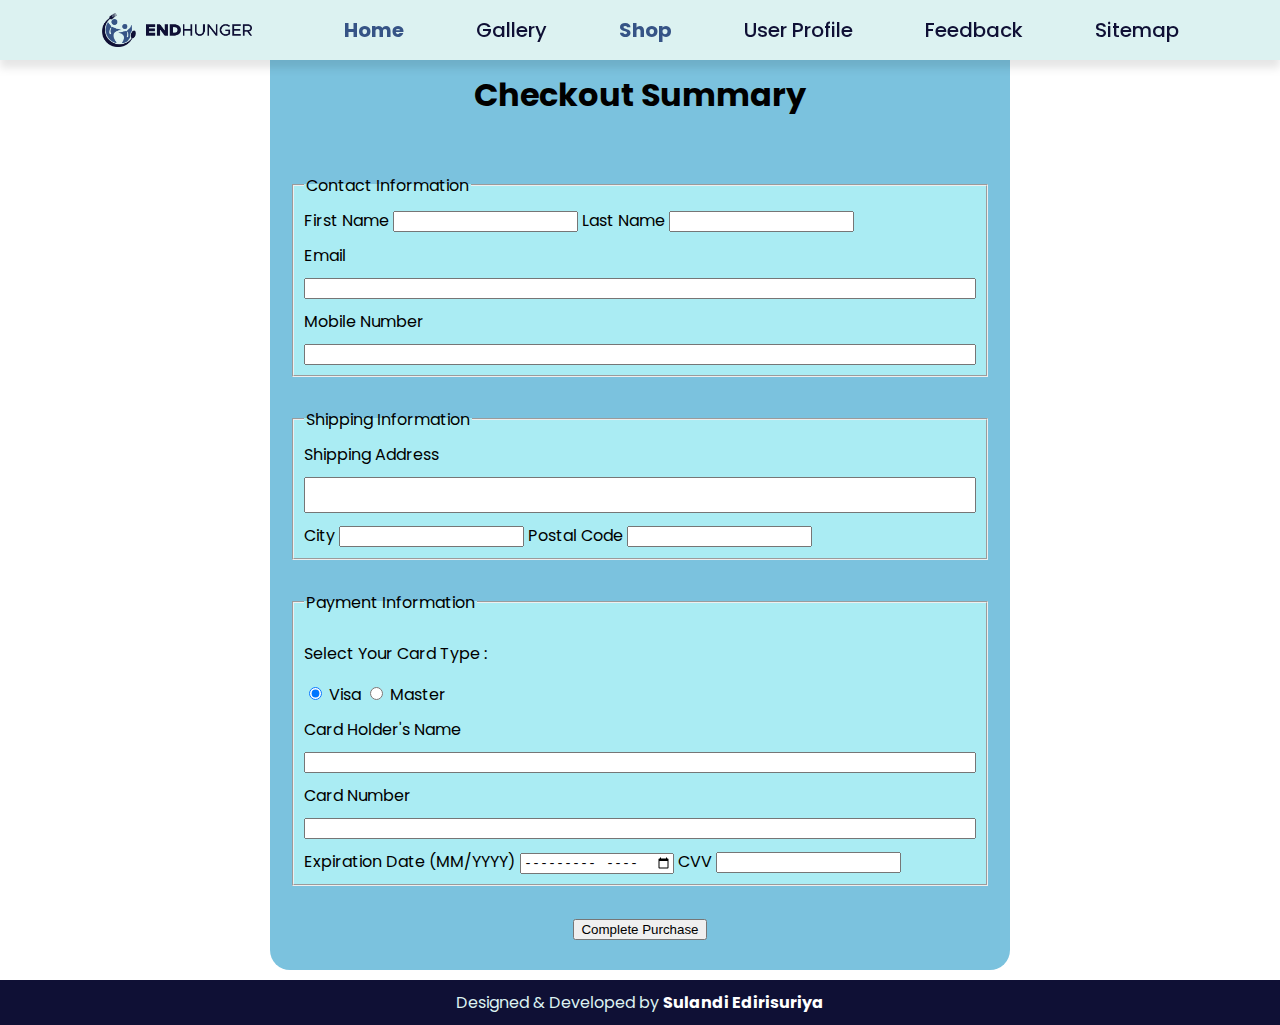
<file: Shop/checkout.html>
<!DOCTYPE html>
<html lang="en">
<head>
  <meta charset="UTF-8">
  <meta name="viewport" content="width=device-width, initial-scale=1.0">
  <title>Checkout</title>
  <link rel="stylesheet" href="css/checkout.css">
  <script src="js/checkout.js"></script>
</head>
<body>

  <div class="navbar">
    <div class="logo">
        <a href="#">
            <img src="images/ENDHungerVertical.png" alt="ENDHungerLogo">
        </a>
    </div>
    <a href="index.html" class="active">Home</a>
    <a href="gallery.html">Gallery</a>
    <a href="shop.html" class="active">Shop</a>
    <a href="profile.html">User Profile</a>
    <a href="feedback.html">Feedback</a>
    <a href="sitemap.html">Sitemap</a>

</div>

  <div class="checkout">

    <h1>Checkout Summary</h1>
    <p id="totalDisplay"></p>


    <form id="form">

      <fieldset class="fieldset">

        <legend>Contact Information</legend>

        <div class="textContainer">

        <label for="fname">First Name </label>
        <input type="text" id="fname" name="name" required>

        <label for="lname">Last Name </label>
        <input type="text" id="lname" name="name" required>

        </div>
        
        <label for="email">Email </label>
        <input type="email" id="email" name="email" required>

        <label for ="number">Mobile Number</label>
        <input type="text" name="number" id="number" required>
        
      </fieldset>

      <fieldset class="fieldset" >
               
        <legend>Shipping Information</legend>

        
        <label for="address">Shipping Address</label>
        <textarea id="address" name="address" required></textarea>

        <div class="textContainer">

          <label for="city">City </label>
          <input type="text" id="city" name="city" required>
  
          <label for="pCode">Postal Code </label>
          <input type="text" id="pCode" name="pCode" required>
  
          </div>

      </fieldset>

      <fieldset class="fieldset">
        <legend>Payment Information</legend>

        <div>
        <p>Select Your Card Type :</p>
        <input type="radio" id="visa" name="card" value="visa" checked>
        <label for="visa">Visa</label>
        <input type="radio" id="master" name="card" value="master">
        <label for="master">Master</label>
        </div>

        <label for ="number">Card Holder's Name</label>
        <input type="text" name="cName" id="cName" required>

        <label for ="cNo">Card Number</label>
        <input type="text" name="cNo" id="cNo" required>

        <div class="container">
        <label for="exDate">Expiration Date (MM/YYYY)</label>
        <input type="month" id="exDate" name="exDate" required>          
        <label for ="cvv">CVV</label>
        <input type="text" name="cvv" id="cvv" required>
        </div>

      </fieldset>
      
      <div class="Button">
      <button type="submit" >Complete Purchase</button>
      </div>
      
    </form>
    <div id="message"></div>
  </div>
  

  <footer>Designed & Developed by <a href="editorSulandi.html">Sulandi Edirisuriya</a></footer>

</body>
</html>
</file>
<file: css/indexstyle.css>
@import url('https://fonts.googleapis.com/css2?family=Poppins:ital,wght@0,100;0,200;0,300;0,400;0,500;0,600;0,700;0,800;0,900;1,100;1,200;1,300;1,400;1,500;1,600;1,700;1,800;1,900&display=swap');

body {
    margin: 0%;
    padding: 0%;
    font-family: 'Poppins', sans-serif;
}

.navbar {
    width: 100%;
    height: 60px;
    display: flex;
    justify-content: center;
    align-items: center;
    background-color: #dcf2f1;
    padding: 0;
    position: fixed;
    top: 0;
    left: 0;
    z-index: 3; /* Ensure navbar is above the gradient */
    filter: drop-shadow(0px 8px 4px rgba(0, 0, 0, 0.1));
}

.navbar a {
    float: left;
    display: block;
    color: #0f1035;
    text-align: center;
    padding: 20px 36px;
    text-decoration: none;
    font-size: 20px;
    font-family: 'Poppins', sans-serif;
    font-weight: 500;
}

.navbar a.active {
    /* Your active link styles */
    color: #365486; /* Change to your desired color */
    font-weight: bold; /* Optionally, make the text bold */
}


.navbar a:hover {
    color: #365486;
    text-decoration: underline;
    cursor: pointer;
}

.navbar img:hover{
    cursor: pointer;
}

.logo img {
    width: 150px;
    margin-left: 0px;
    margin-right: 20px;
    float: left;
    border: 1px grey;
}

.hero-image {
    position: relative;
    width: 100%;
    z-index: 1;
    height: auto;
    margin-bottom: -7px;
}

.hero-image::before {
    content: "";
    position: absolute;
    top: 0;
    left: 0;
    width: 100%;
    height: 99%;
    background: linear-gradient(to left, rgba(0, 0, 0, 0), rgba(0, 0, 0, 0.7));
    z-index: 2;
}

.hero-image img {
    width: 100%;
    height: 100%;
    padding-left: 0;
    padding-right: 0;
    margin-left: 0;
    margin-right: 0;
}

.hero-logo {
    position: absolute;
    top: 37%;
    left: 15%;
    transform: translate(-50%, -50%);
    width: 150px;
    height: auto;
    z-index: 3;
    filter: drop-shadow(0px 8px 4px rgba(0, 0, 0, 0.6));
}


.hero-text {
    position: absolute;
    top: 43%;
    left: 9.5%; /* Adjust as needed */
    color: #ffffff; /* Text color */
    z-index: 3;
    padding: 100px 0px;
}

.hero-text h1 {
    margin: 0;
    font-size: 70px; /* Adjust as needed */
    font-weight: bold;
    text-transform: uppercase;
    line-height: 85px;
}


.mission{
    width: 100%;
    padding: 100px 0px;
    background-color: #365486;
    
}

.mission img{
    height: auto;
    width: 430px;
}

.missionText{
    width: 550px;

} 


.main{
    width: 1130px;
    max-width: 95%;
    margin: 0 auto;
    display: flex;
    align-items: center;
    justify-content: space-around;
}

.missionText h2{
    margin-top: 0px;
    color: #ffffff;
    font-size: 75px;
    text-transform: capitalize;
    margin-bottom: 20px;
}

span{
    color: #dcf2f1;
}

.missionText p{
    color: #ffffff;
    letter-spacing: 1px;
    line-height: 28px;
    font-size: 18px;
    margin-bottom: 45px;
}

button{
    background-color: #dcf2f1;
    color: #0f1035;
    text-decoration: none;
    border: 2px solid transparent;
    font-weight: bold;
    padding: 13px 30px;
    border-radius: 30px;
    transition: .4s;
}

button:hover{
    background-color: #0f1035;
    cursor: pointer;
    color: #dcf2f1;
}

.card img{
    width: 75%;
    margin-top: 5%;
    border-radius: 20px;
}

.service{
    background: #dcf2f1;
    width: 100%;
    padding: 50px 0px;
}

.service h2{
    margin-top: 0;
}

.title h2{
    color: #0f1035;
    font-size: 65px;
    width: 1130px;
    margin: 10px auto;
    text-align: center;
}

.box{
    display: flex;
    justify-content: center;
    align-items: center;
    min-height: 400px;
}

.card{
    height: 320px;
    width: 280px;
    padding: 20px 20px;
    background: #0f1035;
    border-radius: 20px;
    margin: 25px;
    position: relative;
    overflow: hidden;
    text-align: center;
}

.blogs{
    display: flex;
    justify-content: center;
    align-items: center;
    min-height: 250px;
}

.blogs .card{
    height: 150px;
    width: 200px;
    padding: 20px 20px;
    background: #0f1035;
    border-radius: 20px;
    margin: 25px;
    position: relative;
    overflow: hidden;
    text-align: center;
}

.blogs button{
    margin: 20px;
    padding: 13px 30px;
    border-radius: 30px;
    transition: .4s;
}

.blogs button:hover{
    background: #7fc7d9;
    color: #0f1035;
}

h5{
    color: white;
    font-size: 23px;
    margin-bottom: 0;
    margin-top: 15px;
}

.card .button{
    background-color: #dcf2f1;
    color: #0f1035;
    text-decoration: none;
    border: 2px solid transparent;
    font-weight: 600;
    padding: 9px 22px;
    border-radius: 30px;
    transition: .4s;
}

.card p{
    color: white;
}

.card:hover{
    filter: drop-shadow(4px 8px 10px rgba(0, 0, 0, 0.4));
}

.centerButton{
    display: block;
    margin: 0 auto;

    background-color: #0f1035;
    color: #dcf2f1;
    text-decoration: none;
    border: 2px solid transparent;
    font-weight: 600;
    padding: 13px 22px;
    border-radius: 40px;
    transition: .4s;
}

.centerButton:hover{
    background-color: #365486;
    cursor: pointer;
    color: #dcf2f1;
    filter: drop-shadow(0px 8px 6px rgba(0, 0, 0, 0.4));
}

footer {
    text-align: center;
    color: #dcf2f1;
    position: relative; /* Change position to fixed */
    bottom: 0;
    width: 100%;
    background-color: #0f1035;
    padding: 10px 0;
    z-index: 1; /* Set a lower z-index value */
}

footer a{
    text-decoration: none;
    color: white;
    font-weight: bold;
}

footer a:hover{
    color: #96bdff;
    text-decoration: underline;
}

.meetTeam{
    background: #7fc7d9;
    width: 100%;
    padding: 50px 0px;
}


.teaminfo{
    width: 100%;
    padding: 100px 0px;
    background-color: #7ec5d7;
    
}

.teammain{
    width: 1130px;
    max-width: 95%;
    margin: 0 auto;
    display: flex;
    align-items: center;
    justify-content: space-around;
}

.teammain img{
    padding: 15px;
}

.teamText p{
    color: #0f1035;
    letter-spacing: 1px;
    line-height: 28px;
    font-size: 18px;
    margin-bottom: 45px;
}

.teamText h2{
    margin-top: 0px;
    color: #0f1035;
    font-size: 75px;
    text-transform: capitalize;
    margin-bottom: 20px;
}

a{
    text-decoration: none;
}
</file>
<file: Shop/css/indexstyle.css>
@import url('https://fonts.googleapis.com/css2?family=Poppins:ital,wght@0,100;0,200;0,300;0,400;0,500;0,600;0,700;0,800;0,900;1,100;1,200;1,300;1,400;1,500;1,600;1,700;1,800;1,900&display=swap');

body {
    margin: 0%;
    padding: 0%;
    font-family: 'Poppins', sans-serif;
}

.navbar {
    width: 100%;
    height: 60px;
    display: flex;
    justify-content: center;
    align-items: center;
    background-color: #dcf2f1;
    padding: 0;
    position: fixed;
    top: 0;
    left: 0;
    z-index: 3;
    filter: drop-shadow(0px 8px 4px rgba(0, 0, 0, 0.1));
}

.navbar a {
    float: left;
    display: block;
    color: #0f1035;
    text-align: center;
    padding: 20px 36px;
    text-decoration: none;
    font-size: 20px;
    font-family: 'Poppins', sans-serif;
    font-weight: 500;
}

.navbar a.active {
    color: #365486; 
    font-weight: bold; 
}


.navbar a:hover {
    color: #365486;
    text-decoration: underline;
    cursor: pointer;
}

.navbar img:hover{
    cursor: pointer;
}

.logo img {
    width: 150px;
    margin-left: 0px;
    margin-right: 20px;
    float: left;
    border: 1px grey;
}

.hero-image {
    position: relative;
    width: 100%;
    z-index: 1;
    height: auto;
    margin-bottom: -7px;
}

.hero-image::before {
    content: "";
    position: absolute;
    top: 0;
    left: 0;
    width: 100%;
    height: 99%;
    background: linear-gradient(to left, rgba(0, 0, 0, 0), rgba(0, 0, 0, 0.7));
    z-index: 2;
}

.hero-image img {
    width: 100%;
    height: 100%;
    padding-left: 0;
    padding-right: 0;
    margin-left: 0;
    margin-right: 0;
}

.hero-logo {
    position: absolute;
    top: 37%;
    left: 15%;
    transform: translate(-50%, -50%);
    width: 150px;
    height: auto;
    z-index: 3;
    filter: drop-shadow(0px 8px 4px rgba(0, 0, 0, 0.6));
}


.hero-text {
    position: absolute;
    top: 43%;
    left: 9.5%;
    color: #ffffff; 
    z-index: 3;
    padding: 100px 0px;
}

.hero-text h1 {
    margin: 0;
    font-size: 70px;
    font-weight: bold;
    text-transform: uppercase;
    line-height: 85px;
}


.mission{
    width: 100%;
    padding: 100px 0px;
    background-color: #365486;
    
}

.mission img{
    height: auto;
    width: 430px;
}

.missionText{
    width: 550px;

} 


.main{
    width: 1130px;
    max-width: 95%;
    margin: 0 auto;
    display: flex;
    align-items: center;
    justify-content: space-around;
}

.missionText h2{
    margin-top: 0px;
    color: #ffffff;
    font-size: 75px;
    text-transform: capitalize;
    margin-bottom: 20px;
}

span{
    color: #dcf2f1;
}

.missionText p{
    color: #ffffff;
    letter-spacing: 1px;
    line-height: 28px;
    font-size: 18px;
    margin-bottom: 45px;
}

.center-container {
    display: flex;
    justify-content: center; 
}

.button {
    background-color: #0f1035;
    color: #dcf2f1;
    text-decoration: none;
    border: 2px solid transparent;
    font-weight: 600;
    padding: 13px 22px;
    border-radius: 40px;
    transition: .4s;
}

.button:hover {
    background-color: #365486;
    cursor: pointer;
}



.card img{
    width: 75%;
    margin-top: 5%;
    border-radius: 20px;
}

.service{
    background: #dcf2f1;
    width: 100%;
    padding: 50px 0px;
}

.service h2{
    margin-top: 0;
}

.title h2{
    color: #0f1035;
    font-size: 65px;
    width: 1130px;
    margin: 10px auto;
    text-align: center;
}

.box{
    display: flex;
    justify-content: center;
    align-items: center;
    min-height: 400px;
}

.card{
    height: 320px;
    width: 280px;
    padding: 20px 20px;
    background: #0f1035;
    border-radius: 20px;
    margin: 25px;
    position: relative;
    overflow: hidden;
    text-align: center;
}

.blogs{
    display: flex;
    justify-content: center;
    align-items: center;
    min-height: 250px;
}

.blogs .card{
    height: 150px;
    width: 200px;
    padding: 20px 20px;
    background: #0f1035;
    border-radius: 20px;
    margin: 25px;
    position: relative;
    overflow: hidden;
    text-align: center;
}

.blogs button{
    margin: 20px;
    padding: 13px 30px;
    border-radius: 30px;
    transition: .4s;
}

.blogs button:hover{
    background: #7fc7d9;
    color: #0f1035;
}

h5{
    color: white;
    font-size: 23px;
    margin-bottom: 0;
    margin-top: 15px;
}

.card .button{
    background-color: #dcf2f1;
    color: #0f1035;
    text-decoration: none;
    border: 2px solid transparent;
    font-weight: 600;
    padding: 9px 22px;
    border-radius: 30px;
    transition: .4s;
}

.card p{
    color: white;
}

.card:hover{
    filter: drop-shadow(4px 8px 10px rgba(0, 0, 0, 0.4));
}

.centerButton{
    display: block;
    margin: 0 auto;

    background-color: #0f1035;
    color: #dcf2f1;
    text-decoration: none;
    border: 2px solid transparent;
    font-weight: 600;
    padding: 13px 22px;
    border-radius: 40px;
    transition: .4s;
}

.centerButton:hover{
    background-color: #365486;
    cursor: pointer;
    color: #dcf2f1;
    filter: drop-shadow(0px 8px 6px rgba(0, 0, 0, 0.4));
}

footer {
    text-align: center;
    color: #dcf2f1;
    position: relative; 
    bottom: 0;
    width: 100%;
    background-color: #0f1035;
    padding: 10px 0;
    z-index: 1; 
}

footer a{
    text-decoration: none;
    color: white;
    font-weight: bold;
}

footer a:hover{
    color: #96bdff;
    text-decoration: underline;
}

.meetTeam{
    background: #7fc7d9;
    width: 100%;
    padding: 50px 0px;
}


.teaminfo{
    width: 100%;
    padding: 100px 0px;
    background-color: #7ec5d7;
    
}

.teammain{
    width: 1130px;
    max-width: 95%;
    margin: 0 auto;
    display: flex;
    align-items: center;
    justify-content: space-around;
}

.teammain img{
    padding: 15px;
}

.teamText p{
    color: #0f1035;
    letter-spacing: 1px;
    line-height: 28px;
    font-size: 18px;
    margin-bottom: 45px;
}

.teamText h2{
    margin-top: 0px;
    color: #0f1035;
    font-size: 75px;
    text-transform: capitalize;
    margin-bottom: 20px;
}

a{
    text-decoration: none;
}
</file>
<file: css/checkout.css>
@import url('https://fonts.googleapis.com/css2?family=Poppins:ital,wght@0,100;0,200;0,300;0,400;0,500;0,600;0,700;0,800;0,900;1,100;1,200;1,300;1,400;1,500;1,600;1,700;1,800;1,900&display=swap');

body {
    margin: 0%;
    display: flex;
    flex-direction: column;
    font-family: 'Poppins', sans-serif;
    align-items: center;
    justify-items: center;
}

.navbar {
    width: 100%;
    height: 60px;
    display: flex;
    justify-content: center;
    align-items: center;
    background-color: #dcf2f1;
    padding: 0;
    position: fixed;
    top: 0;
    left: 0;
    z-index: 3; /* Ensure navbar is above the gradient */
    filter: drop-shadow(0px 8px 4px rgba(0, 0, 0, 0.1));
}

.navbar a {
    float: left;
    display: block;
    color: #0f1035;
    text-align: center;
    padding: 20px 36px;
    text-decoration: none;
    font-size: 20px;
    font-family: 'Poppins', sans-serif;
    font-weight: 500;
}

.navbar a.active {
    /* Your active link styles */
    color: #365486; /* Change to your desired color */
    font-weight: bold; /* Optionally, make the text bold */
}


.navbar a:hover {
    color: #365486;
    text-decoration: underline;
    cursor: pointer;
}

.navbar img:hover{
    cursor: pointer;
}

.logo img {
    width: 150px;
    margin-left: 0px;
    margin-right: 20px;
    float: left;
    border: 1px grey;
}

h1 {
    text-align: center;
}

.checkout{
    display: flex;
    flex-direction: column;
    background-color: rgb(123, 194, 222);
    height: 900px;
    width: 700px;
    padding:20px;
    padding-top: 50px;
    border-radius: 20px;
    margin-bottom: 10px;
}

form{
    display: flex;
    flex-direction: column;
    gap: 30px;
    margin-bottom: 20px;
}

legend{
    font:bold;
}

textarea{
    resize: none;
}


.fieldset{
    display: flex;
    flex-direction: column;
    gap: 10px; 
    padding: 10px;
    background-color: rgb(170, 236, 243);
    
}

.Button {
    color: #101010;
    border-radius: 40px;
    transition: .4s;
    border: none;
    cursor: pointer;
    margin: auto;
}


.Button :hover {
    background-color: #365486;
    cursor: pointer;
    color: #dcf2f1;
    filter: drop-shadow(0px 8px 6px rgba(0, 0, 0, 0.4));
}

#error-message {
    color: red;
}

footer {
    text-align: center;
    color: #dcf2f1;
    position: relative; /* Change position to fixed */
    bottom: 0;
    width: 100%;
    background-color: #0f1035;
    padding: 10px 0;
    z-index: 1; /* Set a lower z-index value */
}

footer a{
    text-decoration: none;
    color: white;
    font-weight: bold;
}

footer a:hover{
    color: #96bdff;
    text-decoration: underline;
}

#cartTotal{
    font-size: 20px;
    font-weight: bold;
}
</file>
<file: css/editorFarhan.css>
@import url('https://fonts.googleapis.com/css2?family=Poppins:ital,wght@0,100;0,200;0,300;0,400;0,500;0,600;0,700;0,800;0,900;1,100;1,200;1,300;1,400;1,500;1,600;1,700;1,800;1,900&display=swap');

body {
    font-family: 'Poppins', sans-serif;
    background-color: #dcf2f1;
    margin: 0;
    padding: 0;
}

.navbar {
    width: 100%;
    height: 60px;
    display: flex;
    justify-content: center;
    align-items: center;
    background-color: #dcf2f1;
    padding: 0;
    position: fixed;
    top: 0;
    left: 0;
    z-index: 3; /* Ensure navbar is above the gradient */
    filter: drop-shadow(0px 8px 4px rgba(0, 0, 0, 0.1));
}

.navbar a {
    float: left;
    display: block;
    color: #0f1035;
    text-align: center;
    padding: 20px 36px;
    text-decoration: none;
    font-size: 20px;
    font-family: 'Poppins', sans-serif;
    font-weight: 500;
}

.navbar a.active {
    /* Your active link styles */
    color: #365486; /* Change to your desired color */
    font-weight: bold; /* Optionally, make the text bold */
}


.navbar a:hover {
    color: #365486;
    text-decoration: underline;
    cursor: pointer;
}

.navbar img:hover{
    cursor: pointer;
}

.logo img {
    width: 150px;
    margin-left: 0px;
    margin-right: 20px;
    float: left;
    border: 1px grey;
}

.hero-image {
    position: relative;
    width: 100%;
    z-index: 1;
    height: auto;
    margin-bottom: -7px;
}

.hero-image::before {
    content: "";
    position: absolute;
    top: 0;
    left: 0;
    width: 100%;
    height: 99%;
    background: linear-gradient(to left, rgba(0, 0, 0, 0), rgba(0, 0, 0, 0.7));
    z-index: 2;
}

.hero-image img {
    width: 100%;
    height: 100%;
    padding-left: 0;
    padding-right: 0;
    margin-left: 0;
    margin-right: 0;
}

header {
    background-color: #365486;
    color: #fff;
    padding-top: 70px;
    padding-bottom: 20px;
    text-align: center;
}

main {
    max-width: 800px;
    margin: 0 auto;
    padding: 20px;
}

.personal-info, .tasks-completed {
    background-color: #fff;
    margin-bottom: 20px;
    padding: 20px;
    border-radius: 8px;
}

.personal-info h2, .tasks-completed h2 {
    color: #365486;
    margin-bottom: 10px;
}

.personal-info p {
    margin-bottom: 10px;
}

.tasks-completed .task {
    margin-bottom: 20px;
}

.tasks-completed h3 {
    color: #365486;
}

.tasks-completed p {
    margin-bottom: 10px;
}

.tasks-completed .visit-button {
    display: inline-block;
    padding: 8px 20px;
    background-color: #365486;
    color: #fff;
    text-decoration: none;
    border-radius: 5px;
}

.tasks-completed .visit-button:hover {
    background-color: #0f1035;
}

footer {
    text-align: center;
    color: #dcf2f1;
    position: relative; /* Change position to fixed */
    bottom: 0;
    width: 100%;
    background-color: #0f1035;
    padding: 10px 0;
    z-index: 1; /* Set a lower z-index value */
}

footer a{
    text-decoration: none;
    color: white;
    font-weight: bold;
}

footer a:hover{
    color: #96bdff;
    text-decoration: underline;
}
</file>
<file: css/feedbackstyle.css>
@import url('https://fonts.googleapis.com/css2?family=Poppins:ital,wght@0,100;0,200;0,300;0,400;0,500;0,600;0,700;0,800;0,900;1,100;1,200;1,300;1,400;1,500;1,600;1,700;1,800;1,900&display=swap');

body {
    margin: 0%;
    padding: 0%;
    font-family: 'Poppins', sans-serif;

    background-image: url(../images/fbbg.jpg);

    background-size: cover;

    background-position: center;
    background-repeat: no-repeat;
    background-attachment: fixed;
}


.navbar {
    width: 100%;
    height: 60px;
    display: flex;
    justify-content: center;
    align-items: center;
    background-color: #dcf2f1;
    padding: 0;
    position: fixed;
    top: 0;
    left: 0;
    z-index: 3; /* Ensure navbar is above the gradient */
    filter: drop-shadow(0px 8px 4px rgba(0, 0, 0, 0.1));
}

.navbar a {
    float: left;
    display: block;
    color: #0f1035;
    text-align: center;
    padding: 20px 36px;
    text-decoration: none;
    font-size: 20px;
    font-family: 'Poppins', sans-serif;
    font-weight: 500;
}

.navbar a.active {
    /* Your active link styles */
    color: #365486; /* Change to your desired color */
    font-weight: bold; /* Optionally, make the text bold */
}


.navbar a:hover {
    color: #365486;
    text-decoration: underline;
    cursor: pointer;
}

.navbar img:hover{
    cursor: pointer;
}

.logo img {
    width: 150px;
    margin-left: 0px;
    margin-right: 20px;
    float: left;
    border: 1px grey;
}

.container {
    width: 50%;
    margin: 85px auto; /* Add margin to the top */
    padding: 20px; /* Add padding for better spacing */
    background-color: rgba(220, 242, 241, 10);
    border-radius: 8px; /* Add border radius for rounded corners */
}

/* Additional styles for the form */
.form-group {
    margin-bottom: 20px;
    margin-right: 20px;
}

label {
    display: block;
    margin-bottom: 5px;
}

input[type="text"],
input[type="email"],

textarea {
    width: 100%;
    padding: 8px;
    border: 1px solid #ccc;
    border-radius: 4px;
}

button {
    padding: 10px 20px;
    background-color: #0f1035;
    color: #fff;
    border: none;
    border-radius: 4px;
    cursor: pointer;
}

button:hover {
    background-color: #0056b3;
}

#error-message {
    color: red;
    margin-bottom: 10px;
}

#confirmation-message {
    color: green;
    margin-bottom: 10px;
}

.radio-group {
    display: flex;
}

.radio-group label {
    margin-right: 20px;
}

footer {
    text-align: center;
    color: #dcf2f1;
    position: relative; /* Change position to fixed */
    bottom: 0;
    width: 100%;
    background-color: #0f1035;
    padding: 10px 0;
    z-index: 1; /* Set a lower z-index value */
}

footer a{
    text-decoration: none;
    color: white;
    font-weight: bold;
}

footer a:hover{
    color: #96bdff;
    text-decoration: underline;
}
</file>
<file: css/shop.css>
body {
  background-color: #fff;
  margin: 0%;
  padding: 0%;
  font-family: 'Poppins', sans-serif;
}



/*adding the navigation bar*/
.navbar {
  width: 100%;
  height: 60px;
  display: flex;
  justify-content: center;
  align-items: center;
  background-color: #dcf2f1;
  padding: 0;
  position: fixed;
  top: 0;
  left: 0;
  z-index: 3; /* Ensure navbar is above the gradient */
  filter: drop-shadow(0px 8px 4px rgba(0, 0, 0, 0.1));
}

.navbar a {
  float: left;
  display: block;
  color: #0f1035;
  text-align: center;
  padding: 20px 36px;
  text-decoration: none;
  font-size: 20px;
  font-family: 'Poppins', sans-serif;
  font-weight: 500;
}

.navbar a.active {
  /* Your active link styles */
  color: #365486; /* Change to your desired color */
  font-weight: bold; /* Optionally, make the text bold */
}


.navbar a:hover {
  color: #365486;
  text-decoration: underline;
  cursor: pointer;
}

.navbar img:hover{
  cursor: pointer;
}

.logo img {
  width: 150px;
  margin-left: 0px;
  margin-right: 20px;
  float: left;
  border: 1px grey;
}

/*footer*/
footer {
    text-align: center;
    color: #dcf2f1;
    position: relative; /* Change position to fixed */
    bottom: 0;
    width: 100%;
    background-color: #0f1035;
    padding: 10px 0;
    z-index: 1; /* Set a lower z-index value */
}

footer a{
    text-decoration: none;
    color: white;
    font-weight: bold;
}

footer a:hover{
    color: #96bdff;
    text-decoration: underline;
}



header {
  background-color: #0f1035;
  color: #fff;
  padding-top: 55px;
  padding-bottom: 15px;
  text-align: center; 
  
}
.service{
  display: flex;
  flex-wrap: wrap;
  width: 100%;
  gap: 20xp;
  justify-content: center;
  background: #dcf2f1;
  padding: 50px 0px;
}

.card img{
  width: 75%;
  margin-top: 5%;
  border-radius: 20px;
}

.service h2{
  margin-top: 0;
}

.title h2{
  color: #0f1035;
  font-size: 65px;
  width: 1130px;
  margin: 10px auto;
  text-align: center;
}

.box{
  display: flex;
  justify-content: center;
  align-items: center;
  min-height: 400px;
  flex-wrap: wrap;
  max-width: 1100px;
}

.card{
  height: 400px;
  width: 260px;
  padding: 20px 20px;
  background: #0f1035;
  border-radius: 20px;
  margin: 25px;
  position: relative;
  overflow: hidden;
  text-align: center;
}

h5{
  color: white;
  font-size: 23px;
  margin-bottom: 0;
  margin-top: 15px;
}


.card p{
  color: white;
}

.card:hover , .cart:hover{
  filter: drop-shadow(4px 8px 10px rgba(0, 0, 0, 0.4));
  transform: scale(1.1);
}

.cardButton , .checkout-btn{
  display: block;
  margin: 0 auto;
  background-color: #b7eae9;
  color: #101010;
  text-decoration: none;
  border: 2px solid transparent;
  font-weight: 600;
  padding: 13px 22px;
  border-radius: 40px;
  transition: .4s;
}

.cardButton:hover , .checkout-btn:hover{
  background-color: #365486;
  cursor: pointer;
  color: #dcf2f1;
  filter: drop-shadow(0px 8px 6px rgba(0, 0, 0, 0.4));
}

.selectBox{
  padding: 0px 12px;
  border-radius: 50px;
  width: 25%;
  color: #000000;
  background-color: #eff2f4;
  font-size:15px;
  margin-bottom: 20px;
}


  
.cart {
    width: 600px;
    margin: 20px auto;
    border: 1px solid #ccc;
    padding: 20px;
    background-color: #0f1035;
    color: #ffffff;
    border-radius: 20px;
}
  
.cart h2 {
    text-align: center;
}
  
.cart-items {
    list-style-type: none;
    padding: 0;
}
  
.cart-total {
    margin-top: 10px;
    text-align: right;
}
  
.cart-item {
    display: flex;
    justify-content: space-between;
    margin-bottom: 10px;
}

#cart li img {
    max-width: 30px; 
    max-height: 30px;
    margin-right: 30px; 
}

span{
  padding-right: 15px;
}
</file>
<file: css/splashScreen.css>
@import url('https://fonts.googleapis.com/css2?family=Poppins:ital,wght@0,100;0,200;0,300;0,400;0,500;0,600;0,700;0,800;0,900;1,100;1,200;1,300;1,400;1,500;1,600;1,700;1,800;1,900&display=swap');

html , body{
    font-family: 'Poppins', sans-serif;
    background-image: url('../images/spbg.jpg');
    background-size: cover;
    background-position: center;
    margin: 0;
    padding: 0;
    height: 100%;
    background-color: #dcf2f1;
  }

h1 {
    margin-top: 0;
    text-align: center;
    padding-top: 125px;
    font-size: 70px;
    color: #365486;
    margin-bottom: 30px;
}  

.mission {
    text-align: center;
    height: 100px;
    font-size: 20px;
    font-weight: 200;
}

.teamInfo {
    display: flex;
    flex-wrap: wrap;
    width: 100%;
    gap: 20xp;
    justify-content: center;
}
  
.team {
    width: 250px;
    margin-right: 25px;
    text-align: center;
    float: left;
}
  
.stdInfo {
    padding: 10px;
    background-color: #0f1035;
}

.mission p{
    margin-right: 60px;
    margin-left: 60px;
    font-weight: 500;
}

img{
    position: relative;
    width: 100%;
    z-index: 1;
    height: auto;
}

.countdown {
    position: absolute;
    top: 20px; /* Adjust as needed */
    right: 20px; /* Adjust as needed */
    font-size: 24px;
    color: #0f1035;
    background-color: #ffffff; /* Background color */
    padding: 10px 20px; /* Padding */
    border-radius: 5px; /* Rounded corners */
    box-shadow: 0 0 10px rgba(0, 0, 0, 0.5);
}

.stdInfo p{
    color: #dcf2f1;
}
</file>
<file: Shop/css/checkout.css>
@import url('https://fonts.googleapis.com/css2?family=Poppins:ital,wght@0,100;0,200;0,300;0,400;0,500;0,600;0,700;0,800;0,900;1,100;1,200;1,300;1,400;1,500;1,600;1,700;1,800;1,900&display=swap');

body {
    margin: 0%;
    display: flex;
    flex-direction: column;
    font-family: 'Poppins', sans-serif;
    align-items: center;
    justify-items: center;
}

.navbar {
    width: 100%;
    height: 60px;
    display: flex;
    justify-content: center;
    align-items: center;
    background-color: #dcf2f1;
    padding: 0;
    position: fixed;
    top: 0;
    left: 0;
    z-index: 3; /* Ensure navbar is above the gradient */
    filter: drop-shadow(0px 8px 4px rgba(0, 0, 0, 0.1));
}

.navbar a {
    float: left;
    display: block;
    color: #0f1035;
    text-align: center;
    padding: 20px 36px;
    text-decoration: none;
    font-size: 20px;
    font-family: 'Poppins', sans-serif;
    font-weight: 500;
}

.navbar a.active {
    /* Your active link styles */
    color: #365486; /* Change to your desired color */
    font-weight: bold; /* Optionally, make the text bold */
}


.navbar a:hover {
    color: #365486;
    text-decoration: underline;
    cursor: pointer;
}

.navbar img:hover{
    cursor: pointer;
}

.logo img {
    width: 150px;
    margin-left: 0px;
    margin-right: 20px;
    float: left;
    border: 1px grey;
}

h1 {
    text-align: center;
}

.checkout{
    display: flex;
    flex-direction: column;
    background-color: rgb(123, 194, 222);
    height: 900px;
    width: 700px;
    padding:20px;
    padding-top: 50px;
    border-radius: 20px;
    margin-bottom: 10px;
}

form{
    display: flex;
    flex-direction: column;
    gap: 30px;
    margin-bottom: 20px;
}

legend{
    font:bold;
}

textarea{
    resize: none;
}


.fieldset{
    display: flex;
    flex-direction: column;
    gap: 10px; 
    padding: 10px;
    background-color: rgb(170, 236, 243);
    
}

.Button {
    color: #101010;
    border-radius: 40px;
    transition: .4s;
    border: none;
    cursor: pointer;
    margin: auto;
}


.Button :hover {
    background-color: #365486;
    cursor: pointer;
    color: #dcf2f1;
    filter: drop-shadow(0px 8px 6px rgba(0, 0, 0, 0.4));
}

#error-message {
    color: red;
}

footer {
    text-align: center;
    color: #dcf2f1;
    position: relative; /* Change position to fixed */
    bottom: 0;
    width: 100%;
    background-color: #0f1035;
    padding: 10px 0;
    z-index: 1; /* Set a lower z-index value */
}

footer a{
    text-decoration: none;
    color: white;
    font-weight: bold;
}

footer a:hover{
    color: #96bdff;
    text-decoration: underline;
}

#cartTotal{
    font-size: 20px;
    font-weight: bold;
}
</file>
